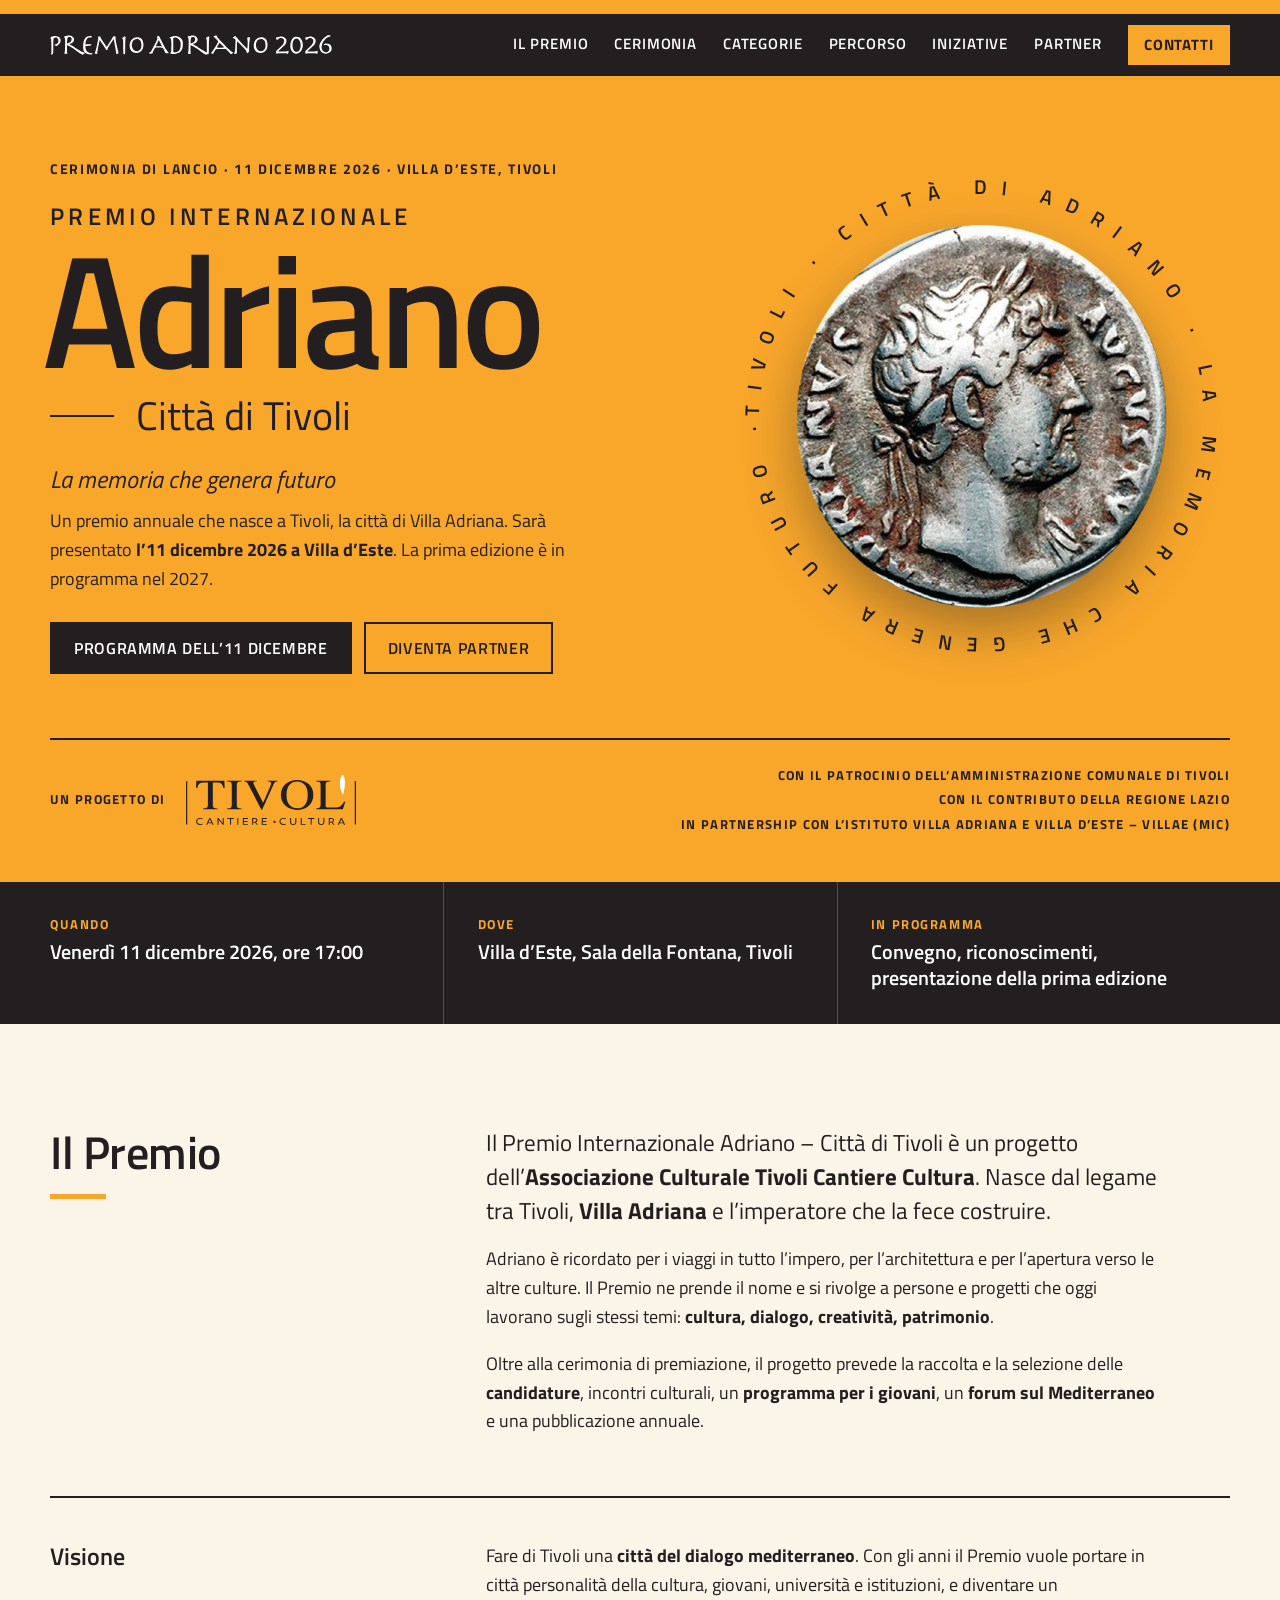
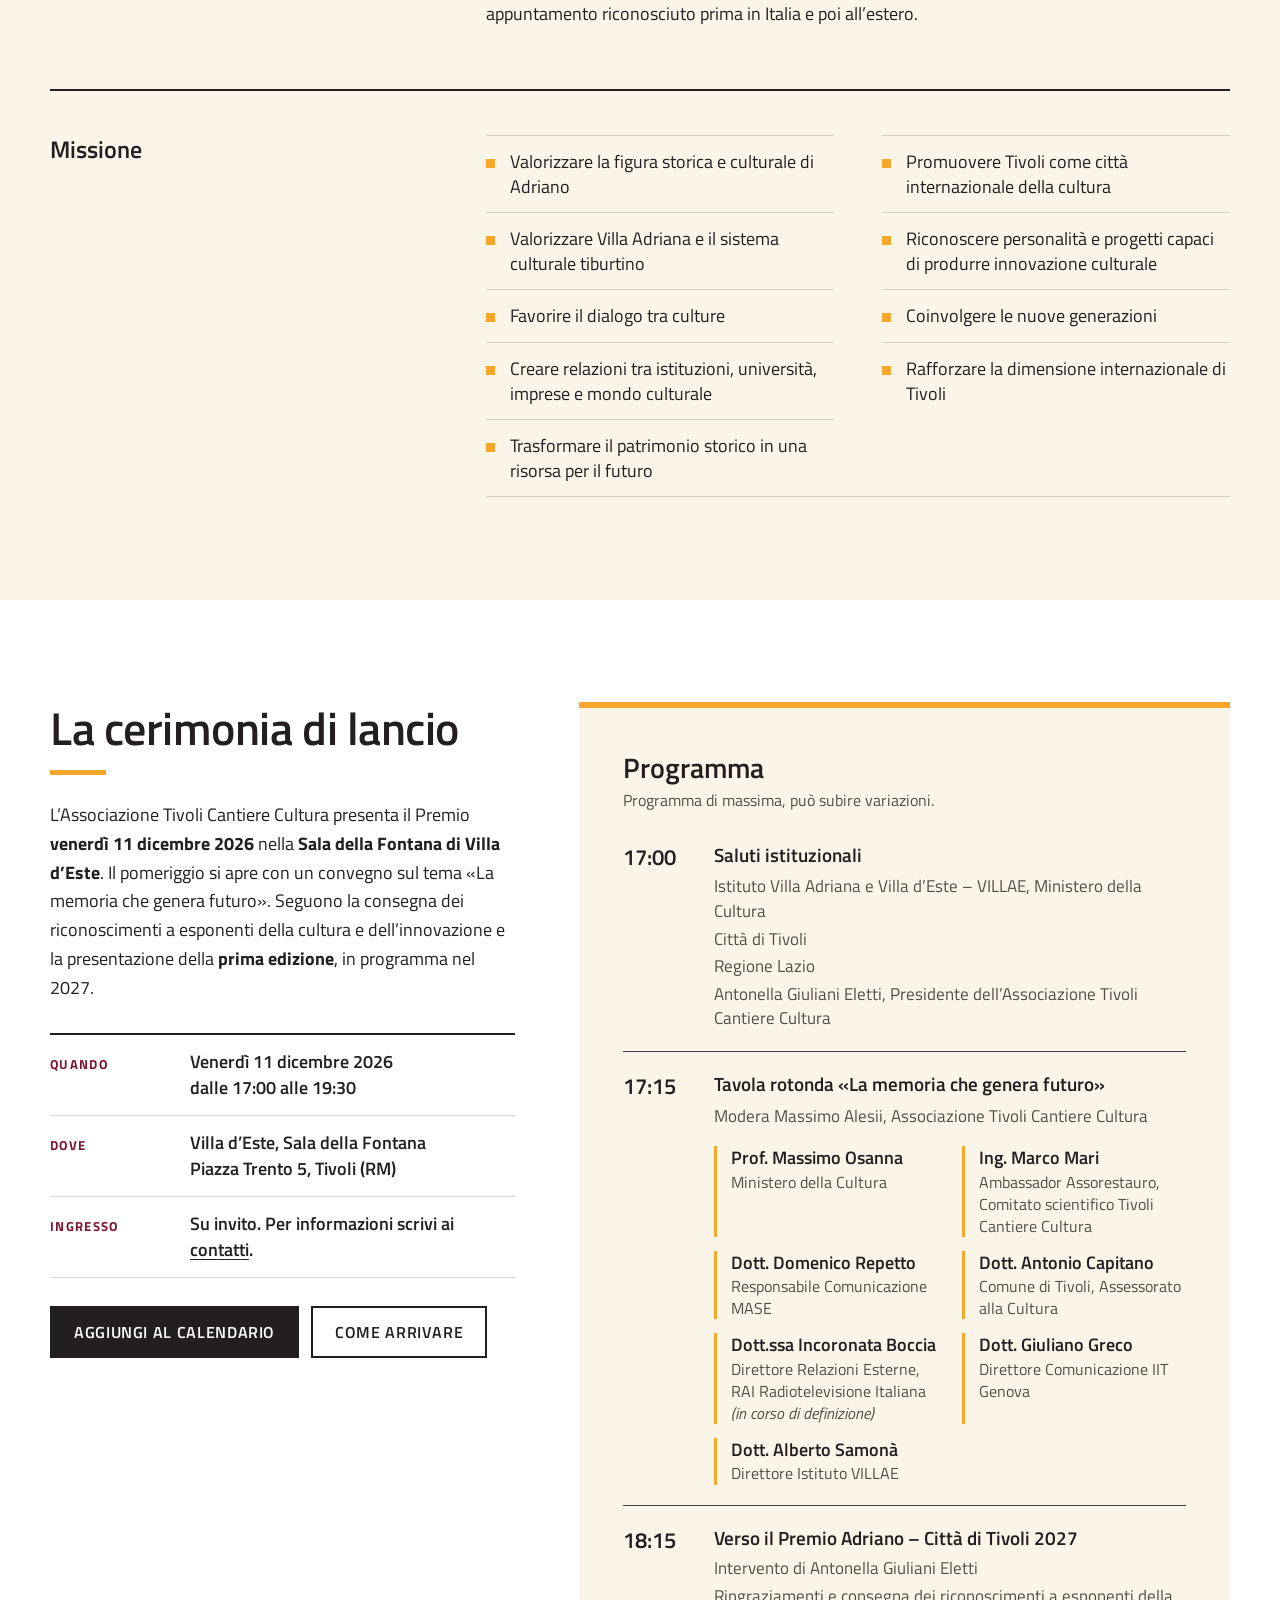
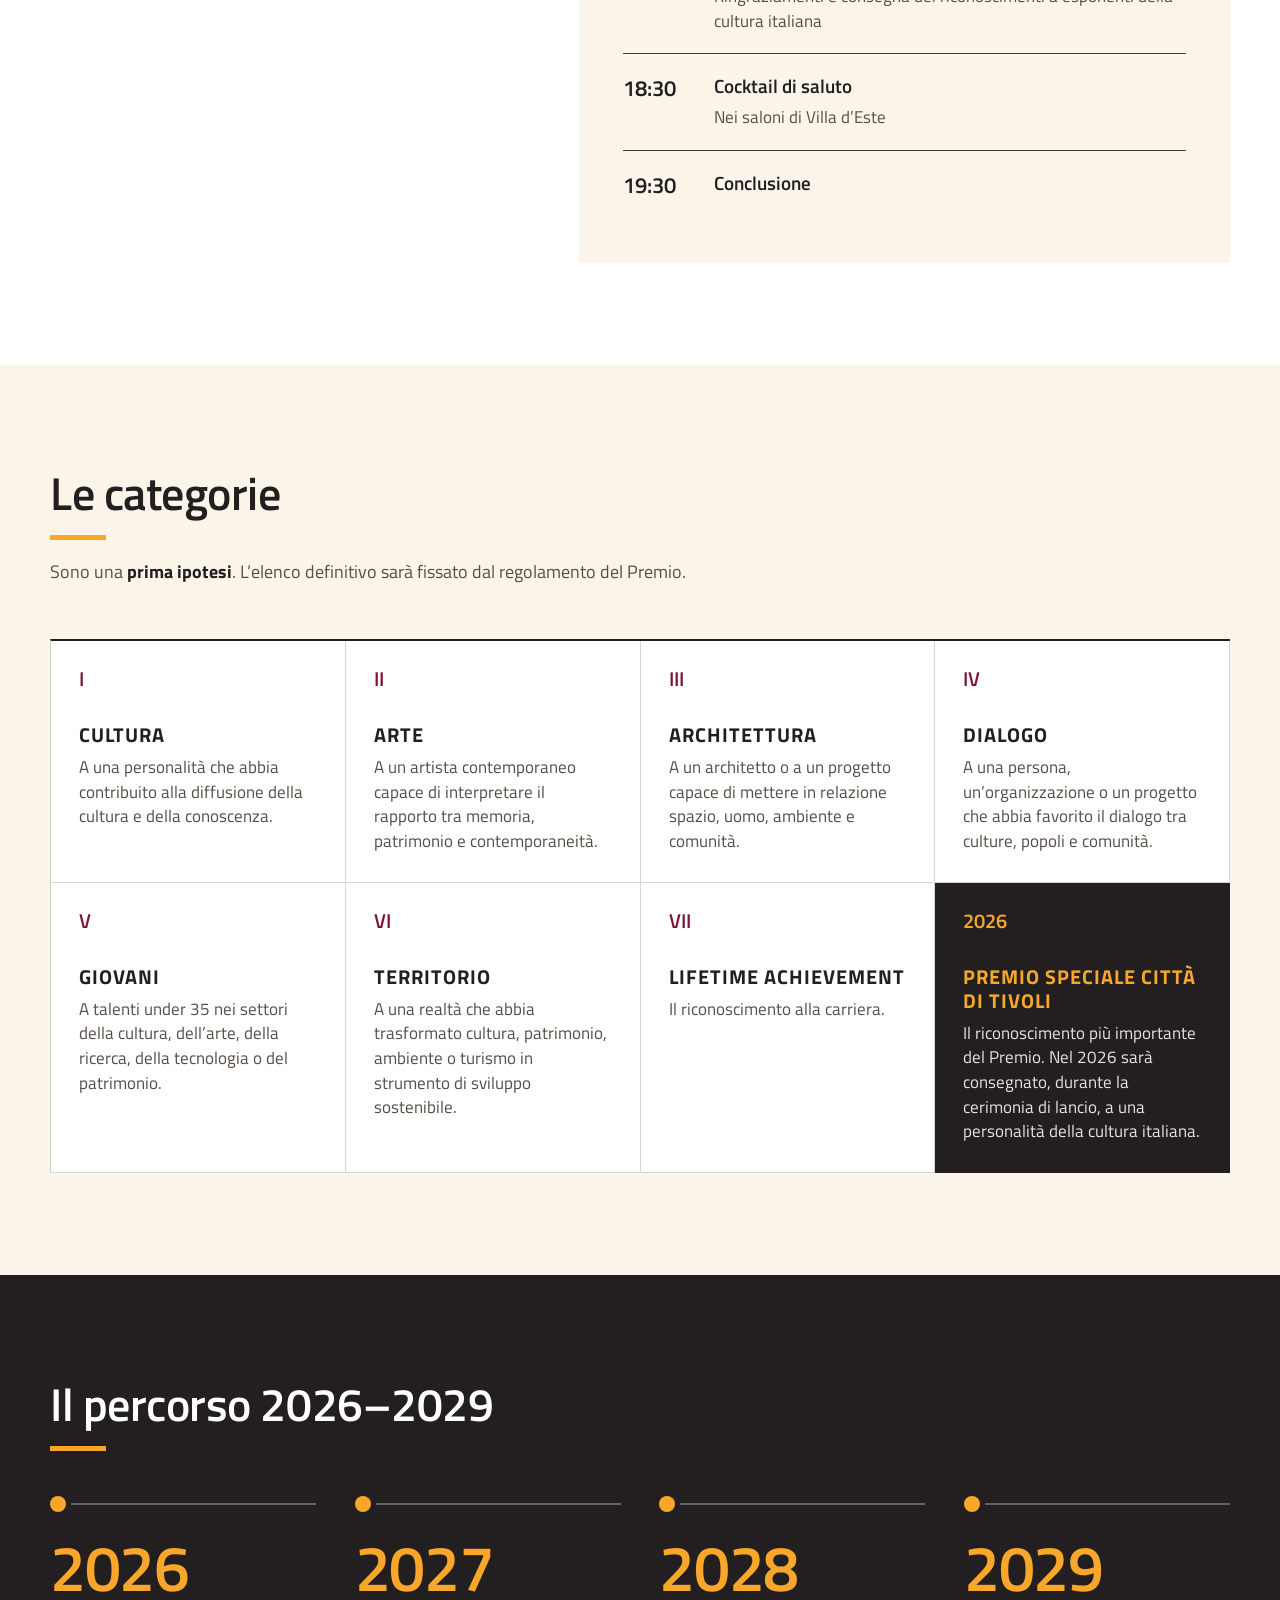
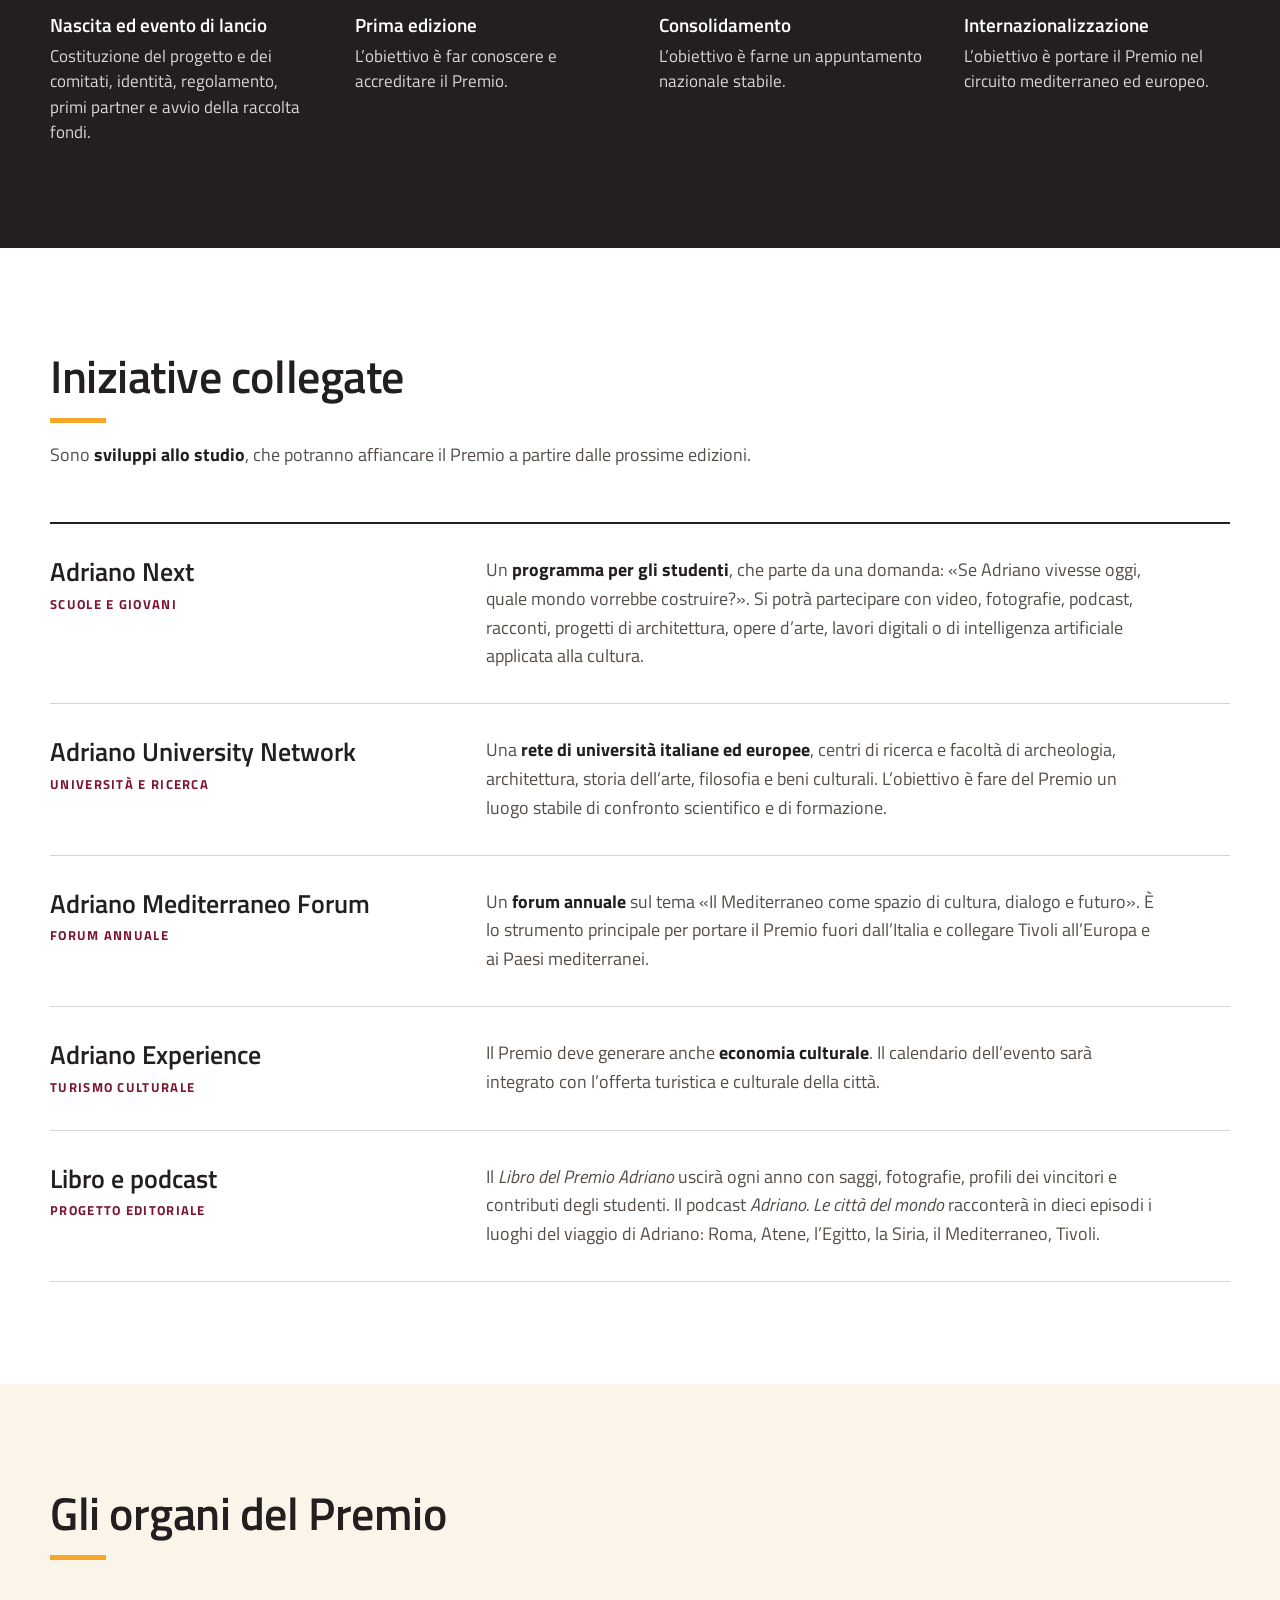
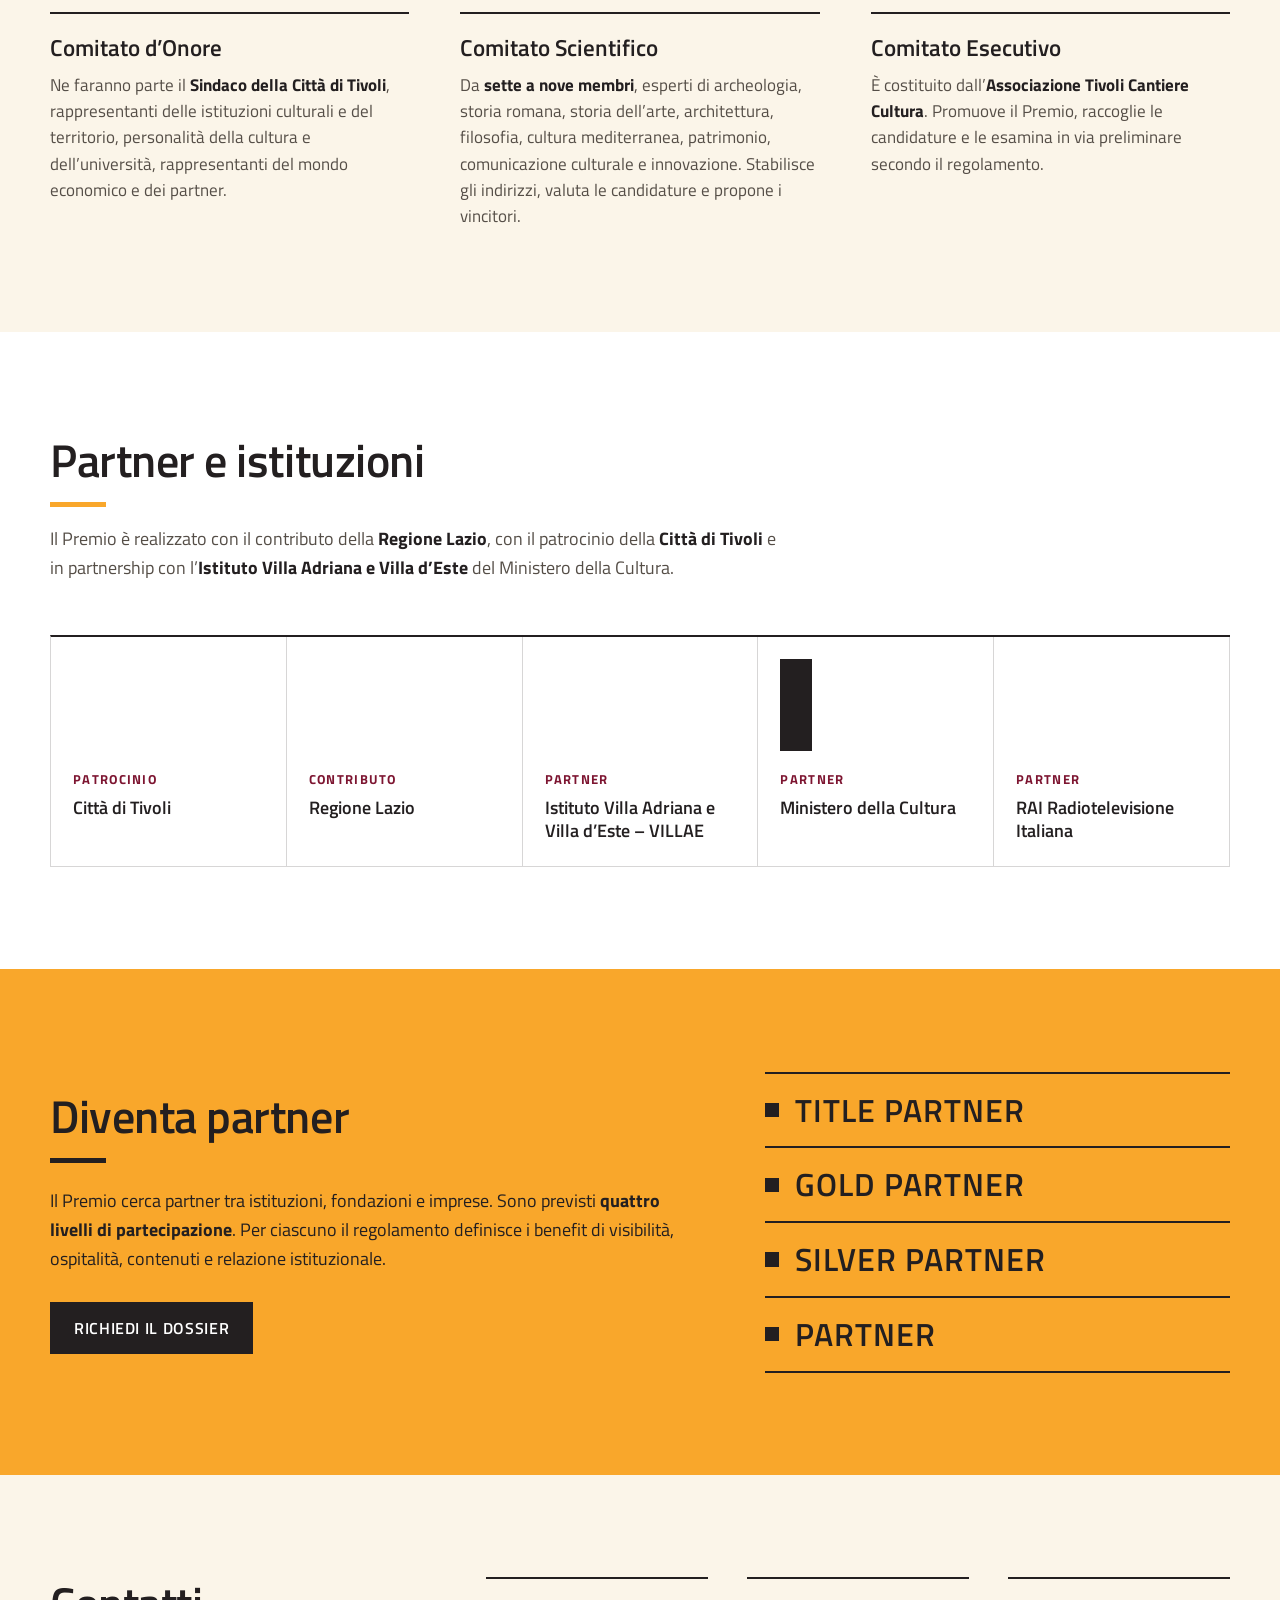
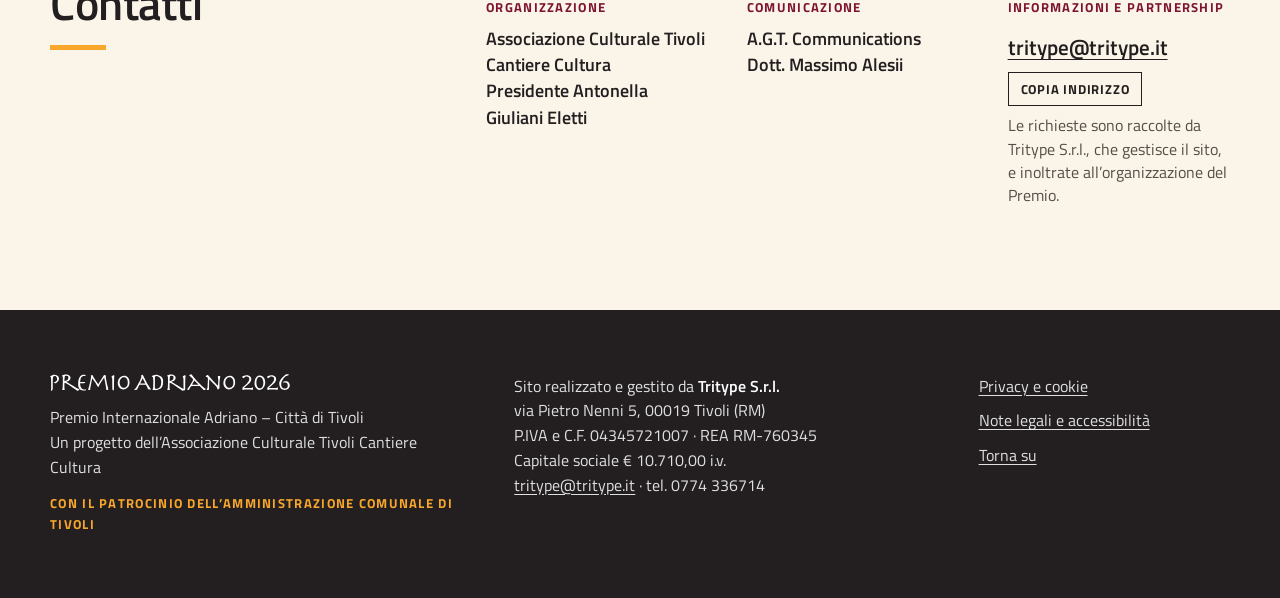
<file: index.html>
<!DOCTYPE html>
<html lang="it">
<head>
<meta charset="UTF-8">
<meta name="viewport" content="width=device-width, initial-scale=1">
<title>Premio Internazionale Adriano – Città di Tivoli</title>
<meta name="description" content="Il Premio Internazionale Adriano – Città di Tivoli sarà presentato l'11 dicembre 2026 a Villa d'Este. Programma della cerimonia, categorie, partner e contatti.">

<meta http-equiv="Content-Security-Policy" content="default-src 'none'; img-src 'self'; style-src 'self'; font-src 'self'; script-src 'self'; connect-src https://nurjufjhzkobqgreckkg.supabase.co; base-uri 'none'; form-action 'none'">
<meta name="referrer" content="strict-origin-when-cross-origin">

<meta property="og:type" content="website">
<meta property="og:locale" content="it_IT">
<meta property="og:title" content="Premio Internazionale Adriano – Città di Tivoli">
<meta property="og:description" content="La memoria che genera futuro. Cerimonia di lancio: 11 dicembre 2026, Villa d'Este, Tivoli.">
<meta property="og:url" content="https://premioadriano.it/">
<meta property="og:image" content="https://premioadriano.it/img/anteprima-1200x628.jpg">
<meta property="og:image:width" content="1200">
<meta property="og:image:height" content="628">
<meta name="twitter:card" content="summary_large_image">
<meta name="theme-color" content="#231F20">

<link rel="icon" type="image/png" sizes="32x32" href="img/icona-32.png">
<link rel="apple-touch-icon" href="img/icona-180.png">
<link rel="preload" href="fonts/titillium-web-latin-400-normal.woff2" as="font" type="font/woff2" crossorigin>
<link rel="preload" href="fonts/titillium-web-latin-600-normal.woff2" as="font" type="font/woff2" crossorigin>
<link rel="canonical" href="https://premioadriano.it/">
<link rel="stylesheet" href="css/stile.css">
<noscript><link rel="stylesheet" href="css/senza-js.css"></noscript>

<script type="application/ld+json">
{
  "@context": "https://schema.org",
  "@type": "Event",
  "name": "Premio Internazionale Adriano – Città di Tivoli. Cerimonia di lancio",
  "description": "Convegno «La memoria che genera futuro», consegna dei riconoscimenti e presentazione della prima edizione del Premio.",
  "startDate": "2026-12-11T17:00:00+01:00",
  "endDate": "2026-12-11T19:30:00+01:00",
  "eventStatus": "https://schema.org/EventScheduled",
  "eventAttendanceMode": "https://schema.org/OfflineEventAttendanceMode",
  "location": {
    "@type": "Place",
    "name": "Villa d'Este, Sala della Fontana",
    "address": {
      "@type": "PostalAddress",
      "streetAddress": "Piazza Trento 5",
      "postalCode": "00019",
      "addressLocality": "Tivoli",
      "addressRegion": "RM",
      "addressCountry": "IT"
    }
  },
  "organizer": {
    "@type": "Organization",
    "name": "Associazione Culturale Tivoli Cantiere Cultura"
  }
}
</script>
</head>
<body>

<a class="salta" href="#contenuto">Vai al contenuto</a>

<div class="bordo-alto" aria-hidden="true"></div>

<header class="fascia" id="top">
  <div class="contenitore fascia__interno">
    <a class="fascia__marchio" href="#top">
      <img src="img/titolo-premio-adriano-2026.svg" alt="Premio Adriano 2026" width="2370" height="173">
    </a>
    <button class="fascia__menu" type="button" aria-expanded="false" aria-controls="menu">
      <span class="fascia__menu-linee" aria-hidden="true"></span>
      <span class="solo-lettori">Menu</span>
    </button>
    <nav class="fascia__nav" id="menu" aria-label="Sezioni della pagina">
      <a href="#premio">Il Premio</a>
      <a href="#evento">Cerimonia</a>
      <a href="#categorie">Categorie</a>
      <a href="#percorso">Percorso</a>
      <a href="#iniziative">Iniziative</a>
      <a href="#partner">Partner</a>
      <a class="fascia__evidenza" href="#contatti">Contatti</a>
    </nav>
  </div>
</header>

<main id="contenuto">

<section class="apertura">
  <div class="contenitore apertura__griglia">

    <div class="apertura__testo">
      <p class="occhiello">Cerimonia di lancio · 11 dicembre 2026 · Villa d’Este, Tivoli</p>
      <h1 class="titolone">
        <span class="titolone__sopra">Premio Internazionale</span>
        <span class="titolone__nome">Adriano</span>
        <span class="titolone__sotto">Città di Tivoli</span>
      </h1>
      <p class="motto">La memoria che genera futuro</p>
      <p class="apertura__sommario">
        Un premio annuale che nasce a Tivoli, la città di Villa Adriana. Sarà presentato
        <strong>l’11 dicembre 2026 a Villa d’Este</strong>. La prima edizione è in programma nel 2027.
      </p>
      <div class="azioni">
        <a class="bottone" href="#evento">Programma dell’11 dicembre</a>
        <a class="bottone bottone--linea" href="#sostieni">Diventa partner</a>
      </div>
    </div>

    <div class="moneta">
      <svg class="moneta__legenda" viewBox="0 0 600 600" aria-hidden="true" focusable="false">
        <defs>
          <path id="giro" d="M300 300 m-268 0 a268 268 0 1 1 536 0 a268 268 0 1 1 -536 0"/>
        </defs>
        <text><textPath href="#giro" textLength="1672" lengthAdjust="spacing">TIVOLI · CITTÀ DI ADRIANO · LA MEMORIA CHE GENERA FUTURO ·</textPath></text>
      </svg>
      <img class="moneta__immagine" src="img/moneta-adriano.webp" width="508" height="508"
           alt="Moneta romana d’argento con il ritratto di profilo dell’imperatore Adriano">
    </div>

  </div>

  <div class="contenitore">
    <div class="firme">
      <div class="firme__progetto">
        <span class="firme__etichetta">Un progetto di</span>
        <img src="img/logo-tivoli-cantiere-cultura.svg" alt="Associazione Culturale Tivoli Cantiere Cultura" width="986" height="298">
      </div>
      <ul class="firme__istituzioni">
        <li>Con il patrocinio dell’Amministrazione Comunale di Tivoli</li>
        <li>Con il contributo della Regione Lazio</li>
        <li>In partnership con l’Istituto Villa Adriana e Villa d’Este – VILLAE (MiC)</li>
      </ul>
    </div>
  </div>
</section>

<section class="breve" aria-label="La cerimonia in breve">
  <div class="contenitore breve__griglia">
    <div>
      <span class="breve__etichetta">Quando</span>
      <span class="breve__valore"><time datetime="2026-12-11T17:00+01:00">Venerdì 11 dicembre 2026, ore 17:00</time></span>
    </div>
    <div>
      <span class="breve__etichetta">Dove</span>
      <span class="breve__valore">Villa d’Este, Sala della Fontana, Tivoli</span>
    </div>
    <div>
      <span class="breve__etichetta">In programma</span>
      <span class="breve__valore">Convegno, riconoscimenti, presentazione della prima edizione</span>
    </div>
  </div>
</section>

<section class="sezione sezione--avorio" id="premio">
  <div class="contenitore">
    <div class="due-colonne">
      <h2>Il Premio</h2>
      <div class="prosa">
        <p class="prosa__attacco">
          Il Premio Internazionale Adriano – Città di Tivoli è un progetto dell’<strong>Associazione Culturale
          Tivoli Cantiere Cultura</strong>. Nasce dal legame tra Tivoli, <strong>Villa Adriana</strong> e l’imperatore che la fece costruire.
        </p>
        <p>
          Adriano è ricordato per i viaggi in tutto l’impero, per l’architettura e per l’apertura verso le
          altre culture. Il Premio ne prende il nome e si rivolge a persone e progetti che oggi lavorano
          sugli stessi temi: <strong>cultura, dialogo, creatività, patrimonio</strong>.
        </p>
        <p>
          Oltre alla cerimonia di premiazione, il progetto prevede la raccolta e la selezione delle
          <strong>candidature</strong>, incontri culturali, un <strong>programma per i giovani</strong>, un <strong>forum sul Mediterraneo</strong>
          e una pubblicazione annuale.
        </p>
      </div>
    </div>

    <div class="due-colonne due-colonne--stacco">
      <h3 class="titoletto">Visione</h3>
      <div class="prosa">
        <p>
          Fare di Tivoli una <strong>città del dialogo mediterraneo</strong>. Con gli anni il Premio vuole portare in città
          personalità della cultura, giovani, università e istituzioni, e diventare un appuntamento
          riconosciuto prima in Italia e poi all’estero.
        </p>
      </div>
    </div>

    <div class="due-colonne due-colonne--stacco">
      <h3 class="titoletto">Missione</h3>
      <ul class="elenco">
        <li>Valorizzare la figura storica e culturale di Adriano</li>
        <li>Promuovere Tivoli come città internazionale della cultura</li>
        <li>Valorizzare Villa Adriana e il sistema culturale tiburtino</li>
        <li>Riconoscere personalità e progetti capaci di produrre innovazione culturale</li>
        <li>Favorire il dialogo tra culture</li>
        <li>Coinvolgere le nuove generazioni</li>
        <li>Creare relazioni tra istituzioni, università, imprese e mondo culturale</li>
        <li>Rafforzare la dimensione internazionale di Tivoli</li>
        <li>Trasformare il patrimonio storico in una risorsa per il futuro</li>
      </ul>
    </div>
  </div>
</section>

<section class="sezione sezione--bianco" id="evento">
  <div class="contenitore">
    <div class="due-colonne due-colonne--evento">

      <div class="evento__scheda">
        <h2>La cerimonia di lancio</h2>
        <div class="prosa">
          <p>
            L’Associazione Tivoli Cantiere Cultura presenta il Premio <strong>venerdì 11 dicembre 2026</strong> nella <strong>Sala
            della Fontana di Villa d’Este</strong>. Il pomeriggio si apre con un convegno sul tema «La memoria che
            genera futuro». Seguono la consegna dei riconoscimenti a esponenti della cultura e
            dell’innovazione e la presentazione della <strong>prima edizione</strong>, in programma nel 2027.
          </p>
        </div>

        <dl class="scheda">
          <div>
            <dt>Quando</dt>
            <dd><time datetime="2026-12-11T17:00+01:00">Venerdì 11 dicembre 2026</time><br>dalle 17:00 alle 19:30</dd>
          </div>
          <div>
            <dt>Dove</dt>
            <dd>Villa d’Este, Sala della Fontana<br>Piazza Trento 5, Tivoli (RM)</dd>
          </div>
          <div>
            <dt>Ingresso</dt>
            <dd>Su invito. Per informazioni scrivi ai <a href="#contatti">contatti</a>.</dd>
          </div>
        </dl>

        <div class="azioni">
          <a class="bottone" href="cerimonia-lancio-2026.ics" download data-conta="clic_calendario">Aggiungi al calendario</a>
          <a class="bottone bottone--linea" href="https://www.google.com/maps/search/?api=1&amp;query=Villa+d%27Este+Tivoli" target="_blank" rel="noopener noreferrer" data-conta="clic_mappa">Come arrivare</a>
        </div>
      </div>

      <div class="programma">
        <h3>Programma</h3>
        <p class="programma__nota">Programma di massima, può subire variazioni.</p>
        <ol class="programma__elenco">
          <li>
            <time datetime="17:00">17:00</time>
            <div>
              <h4>Saluti istituzionali</h4>
              <ul class="programma__voci">
                <li>Istituto Villa Adriana e Villa d’Este – VILLAE, Ministero della Cultura</li>
                <li>Città di Tivoli</li>
                <li>Regione Lazio</li>
                <li>Antonella Giuliani Eletti, Presidente dell’Associazione Tivoli Cantiere Cultura</li>
              </ul>
            </div>
          </li>
          <li>
            <time datetime="17:15">17:15</time>
            <div>
              <h4>Tavola rotonda «La memoria che genera futuro»</h4>
              <p class="programma__modera">Modera Massimo Alesii, Associazione Tivoli Cantiere Cultura</p>
              <ul class="relatori">
                <li><strong>Prof. Massimo Osanna</strong><span>Ministero della Cultura</span></li>
                <li><strong>Ing. Marco Mari</strong><span>Ambassador Assorestauro, Comitato scientifico Tivoli Cantiere Cultura</span></li>
                <li><strong>Dott. Domenico Repetto</strong><span>Responsabile Comunicazione MASE</span></li>
                <li><strong>Dott. Antonio Capitano</strong><span>Comune di Tivoli, Assessorato alla Cultura</span></li>
                <li><strong>Dott.ssa Incoronata Boccia</strong><span>Direttore Relazioni Esterne, RAI Radiotelevisione Italiana <em>(in corso di definizione)</em></span></li>
                <li><strong>Dott. Giuliano Greco</strong><span>Direttore Comunicazione IIT Genova</span></li>
                <li><strong>Dott. Alberto Samonà</strong><span>Direttore Istituto VILLAE</span></li>
              </ul>
            </div>
          </li>
          <li>
            <time datetime="18:15">18:15</time>
            <div>
              <h4>Verso il Premio Adriano – Città di Tivoli 2027</h4>
              <ul class="programma__voci">
                <li>Intervento di Antonella Giuliani Eletti</li>
                <li>Ringraziamenti e consegna dei riconoscimenti a esponenti della cultura italiana</li>
              </ul>
            </div>
          </li>
          <li>
            <time datetime="18:30">18:30</time>
            <div>
              <h4>Cocktail di saluto</h4>
              <ul class="programma__voci"><li>Nei saloni di Villa d’Este</li></ul>
            </div>
          </li>
          <li>
            <time datetime="19:30">19:30</time>
            <div><h4>Conclusione</h4></div>
          </li>
        </ol>
      </div>

    </div>
  </div>
</section>

<section class="sezione sezione--avorio" id="categorie">
  <div class="contenitore">
    <header class="intestazione">
      <h2>Le categorie</h2>
      <p>Sono una <strong>prima ipotesi</strong>. L’elenco definitivo sarà fissato dal regolamento del Premio.</p>
    </header>

    <ol class="categorie">
      <li>
        <span class="categorie__numero" aria-hidden="true">I</span>
        <h3>Cultura</h3>
        <p>A una personalità che abbia contribuito alla diffusione della cultura e della conoscenza.</p>
      </li>
      <li>
        <span class="categorie__numero" aria-hidden="true">II</span>
        <h3>Arte</h3>
        <p>A un artista contemporaneo capace di interpretare il rapporto tra memoria, patrimonio e contemporaneità.</p>
      </li>
      <li>
        <span class="categorie__numero" aria-hidden="true">III</span>
        <h3>Architettura</h3>
        <p>A un architetto o a un progetto capace di mettere in relazione spazio, uomo, ambiente e comunità.</p>
      </li>
      <li>
        <span class="categorie__numero" aria-hidden="true">IV</span>
        <h3>Dialogo</h3>
        <p>A una persona, un’organizzazione o un progetto che abbia favorito il dialogo tra culture, popoli e comunità.</p>
      </li>
      <li>
        <span class="categorie__numero" aria-hidden="true">V</span>
        <h3>Giovani</h3>
        <p>A talenti under 35 nei settori della cultura, dell’arte, della ricerca, della tecnologia o del patrimonio.</p>
      </li>
      <li>
        <span class="categorie__numero" aria-hidden="true">VI</span>
        <h3>Territorio</h3>
        <p>A una realtà che abbia trasformato cultura, patrimonio, ambiente o turismo in strumento di sviluppo sostenibile.</p>
      </li>
      <li>
        <span class="categorie__numero" aria-hidden="true">VII</span>
        <h3>Lifetime Achievement</h3>
        <p>Il riconoscimento alla carriera.</p>
      </li>
      <li class="categorie__speciale">
        <span class="categorie__numero" aria-hidden="true">2026</span>
        <h3>Premio speciale Città di Tivoli</h3>
        <p>Il riconoscimento più importante del Premio. Nel 2026 sarà consegnato, durante la cerimonia di lancio, a una personalità della cultura italiana.</p>
      </li>
    </ol>
  </div>
</section>

<section class="sezione sezione--nero" id="percorso">
  <div class="contenitore">
    <header class="intestazione">
      <h2>Il percorso 2026–2029</h2>
    </header>

    <ol class="percorso">
      <li>
        <span class="percorso__anno">2026</span>
        <h3>Nascita ed evento di lancio</h3>
        <p>Costituzione del progetto e dei comitati, identità, regolamento, primi partner e avvio della raccolta fondi.</p>
      </li>
      <li>
        <span class="percorso__anno">2027</span>
        <h3>Prima edizione</h3>
        <p>L’obiettivo è far conoscere e accreditare il Premio.</p>
      </li>
      <li>
        <span class="percorso__anno">2028</span>
        <h3>Consolidamento</h3>
        <p>L’obiettivo è farne un appuntamento nazionale stabile.</p>
      </li>
      <li>
        <span class="percorso__anno">2029</span>
        <h3>Internazionalizzazione</h3>
        <p>L’obiettivo è portare il Premio nel circuito mediterraneo ed europeo.</p>
      </li>
    </ol>
  </div>
</section>

<section class="sezione sezione--bianco" id="iniziative">
  <div class="contenitore">
    <header class="intestazione">
      <h2>Iniziative collegate</h2>
      <p>Sono <strong>sviluppi allo studio</strong>, che potranno affiancare il Premio a partire dalle prossime edizioni.</p>
    </header>

    <ul class="iniziative">
      <li>
        <div class="iniziative__nome">
          <h3>Adriano Next</h3>
          <span>Scuole e giovani</span>
        </div>
        <div class="iniziative__testo">
          <p>Un <strong>programma per gli studenti</strong>, che parte da una domanda: «Se Adriano vivesse oggi, quale mondo vorrebbe costruire?». Si potrà partecipare con video, fotografie, podcast, racconti, progetti di architettura, opere d’arte, lavori digitali o di intelligenza artificiale applicata alla cultura.</p>
        </div>
      </li>
      <li>
        <div class="iniziative__nome">
          <h3>Adriano University Network</h3>
          <span>Università e ricerca</span>
        </div>
        <div class="iniziative__testo">
          <p>Una <strong>rete di università italiane ed europee</strong>, centri di ricerca e facoltà di archeologia, architettura, storia dell’arte, filosofia e beni culturali. L’obiettivo è fare del Premio un luogo stabile di confronto scientifico e di formazione.</p>
        </div>
      </li>
      <li>
        <div class="iniziative__nome">
          <h3>Adriano Mediterraneo Forum</h3>
          <span>Forum annuale</span>
        </div>
        <div class="iniziative__testo">
          <p>Un <strong>forum annuale</strong> sul tema «Il Mediterraneo come spazio di cultura, dialogo e futuro». È lo strumento principale per portare il Premio fuori dall’Italia e collegare Tivoli all’Europa e ai Paesi mediterranei.</p>
        </div>
      </li>
      <li>
        <div class="iniziative__nome">
          <h3>Adriano Experience</h3>
          <span>Turismo culturale</span>
        </div>
        <div class="iniziative__testo">
          <p>Il Premio deve generare anche <strong>economia culturale</strong>. Il calendario dell’evento sarà integrato con l’offerta turistica e culturale della città.</p>
        </div>
      </li>
      <li>
        <div class="iniziative__nome">
          <h3>Libro e podcast</h3>
          <span>Progetto editoriale</span>
        </div>
        <div class="iniziative__testo">
          <p>Il <em>Libro del Premio Adriano</em> uscirà ogni anno con saggi, fotografie, profili dei vincitori e contributi degli studenti. Il podcast <em>Adriano. Le città del mondo</em> racconterà in dieci episodi i luoghi del viaggio di Adriano: Roma, Atene, l’Egitto, la Siria, il Mediterraneo, Tivoli.</p>
        </div>
      </li>
    </ul>
  </div>
</section>

<section class="sezione sezione--avorio" id="organi">
  <div class="contenitore">
    <header class="intestazione">
      <h2>Gli organi del Premio</h2>
    </header>

    <div class="organi">
      <article>
        <h3>Comitato d’Onore</h3>
        <p>Ne faranno parte il <strong>Sindaco della Città di Tivoli</strong>, rappresentanti delle istituzioni culturali e del territorio, personalità della cultura e dell’università, rappresentanti del mondo economico e dei partner.</p>
      </article>
      <article>
        <h3>Comitato Scientifico</h3>
        <p>Da <strong>sette a nove membri</strong>, esperti di archeologia, storia romana, storia dell’arte, architettura, filosofia, cultura mediterranea, patrimonio, comunicazione culturale e innovazione. Stabilisce gli indirizzi, valuta le candidature e propone i vincitori.</p>
      </article>
      <article>
        <h3>Comitato Esecutivo</h3>
        <p>È costituito dall’<strong>Associazione Tivoli Cantiere Cultura</strong>. Promuove il Premio, raccoglie le candidature e le esamina in via preliminare secondo il regolamento.</p>
      </article>
    </div>
  </div>
</section>

<section class="sezione sezione--bianco" id="partner">
  <div class="contenitore">
    <header class="intestazione">
      <h2>Partner e istituzioni</h2>
      <p>
        Il Premio è realizzato con il contributo della <strong>Regione Lazio</strong>, con il patrocinio della <strong>Città di Tivoli</strong>
        e in partnership con l’<strong>Istituto Villa Adriana e Villa d’Este</strong> del Ministero della Cultura.
      </p>
    </header>

    <ul class="partner">
      <li>
        <div class="partner__logo"><img src="img/partner/citta-di-tivoli-stemma.png" alt="Stemma della Città di Tivoli" width="225" height="320" loading="lazy"></div>
        <span class="partner__ruolo">Patrocinio</span><strong>Città di Tivoli</strong>
      </li>
      <li>
        <div class="partner__logo"><img src="img/partner/regione-lazio.png" alt="Logo della Regione Lazio" width="600" height="152" loading="lazy"></div>
        <span class="partner__ruolo">Contributo</span><strong>Regione Lazio</strong>
      </li>
      <li>
        <div class="partner__logo"><img src="img/partner/istituto-villae.svg" alt="Logo dell’Istituto Villa Adriana e Villa d’Este – VILLAE" width="806" height="339" loading="lazy"></div>
        <span class="partner__ruolo">Partner</span><strong>Istituto Villa Adriana e Villa d’Este – VILLAE</strong>
      </li>
      <li>
        <div class="partner__logo partner__logo--scuro"><img src="img/partner/ministero-della-cultura-bianco.png" alt="Logo del Ministero della Cultura" width="576" height="187" loading="lazy"></div>
        <span class="partner__ruolo">Partner</span><strong>Ministero della Cultura</strong>
      </li>
      <li>
        <div class="partner__logo"><img src="img/partner/rai-logo.png" alt="Logo Rai" width="302" height="302" loading="lazy"></div>
        <span class="partner__ruolo">Partner</span><strong>RAI Radiotelevisione Italiana</strong>
      </li>
    </ul>
  </div>
</section>

<section class="sezione sezione--ambra" id="sostieni">
  <div class="contenitore due-colonne due-colonne--sostieni">
    <div>
      <h2>Diventa partner</h2>
      <div class="prosa">
        <p>
          Il Premio cerca partner tra istituzioni, fondazioni e imprese. Sono previsti <strong>quattro livelli di
          partecipazione</strong>. Per ciascuno il regolamento definisce i benefit di visibilità, ospitalità,
          contenuti e relazione istituzionale.
        </p>
      </div>
      <div class="azioni">
        <a class="bottone" href="mailto:tritype@tritype.it?subject=Premio%20Adriano%20%E2%80%93%20richiesta%20dossier%20partner" data-conta="clic_dossier">Richiedi il dossier</a>
      </div>
    </div>

    <ul class="livelli" aria-label="Livelli di partnership">
      <li><span>Title Partner</span></li>
      <li><span>Gold Partner</span></li>
      <li><span>Silver Partner</span></li>
      <li><span>Partner</span></li>
    </ul>
  </div>
</section>

<section class="sezione sezione--avorio" id="contatti">
  <div class="contenitore due-colonne due-colonne--contatti">
    <div>
      <h2>Contatti</h2>
      <img class="contatti__logo" src="img/logo-tivoli-cantiere-cultura-chiaro.svg" alt="Tivoli Cantiere Cultura" width="986" height="298" loading="lazy">
    </div>

    <div class="contatti">
      <div>
        <h3>Organizzazione</h3>
        <p>Associazione Culturale Tivoli Cantiere Cultura<br>Presidente Antonella Giuliani Eletti</p>
      </div>
      <div>
        <h3>Comunicazione</h3>
        <p>A.G.T. Communications<br>Dott. Massimo Alesii</p>
      </div>
      <div>
        <h3>Informazioni e partnership</h3>
        <p class="contatti__email">
          <a href="mailto:tritype@tritype.it?subject=Premio%20Adriano%20%E2%80%93%20richiesta%20informazioni" data-conta="clic_email">tritype@tritype.it</a>
          <button class="copia" type="button" data-copia="tritype@tritype.it" data-conta="clic_email">Copia indirizzo</button>
        </p>
        <p class="contatti__nota">Le richieste sono raccolte da Tritype S.r.l., che gestisce il sito, e inoltrate all’organizzazione del Premio.</p>
      </div>
    </div>
  </div>
</section>

</main>

<footer class="piede">
  <div class="contenitore piede__griglia">
    <div>
      <img class="piede__titolo" src="img/titolo-premio-adriano-2026.svg" alt="Premio Adriano 2026" width="2370" height="173" loading="lazy">
      <p>Premio Internazionale Adriano – Città di Tivoli<br>Un progetto dell’Associazione Culturale Tivoli Cantiere Cultura</p>
      <p class="piede__maiuscolo">Con il patrocinio dell’Amministrazione Comunale di Tivoli</p>
    </div>
    <div>
      <p>
        Sito realizzato e gestito da <strong>Tritype S.r.l.</strong><br>
        via Pietro Nenni 5, 00019 Tivoli (RM)<br>
        P.IVA e C.F. 04345721007 · REA RM-760345<br>
        Capitale sociale € 10.710,00 i.v.<br>
        <a href="mailto:tritype@tritype.it" data-conta="clic_email">tritype@tritype.it</a> · tel. 0774 336714
      </p>
    </div>
    <nav class="piede__collegamenti" aria-label="Informazioni legali">
      <a href="privacy.html">Privacy e cookie</a>
      <a href="note-legali.html">Note legali e accessibilità</a>
      <a href="#top">Torna su</a>
    </nav>
  </div>
</footer>

<script src="js/app.js" defer></script>
<script src="js/conta.js" data-pagina="home" defer></script>
</body>
</html>
</file>
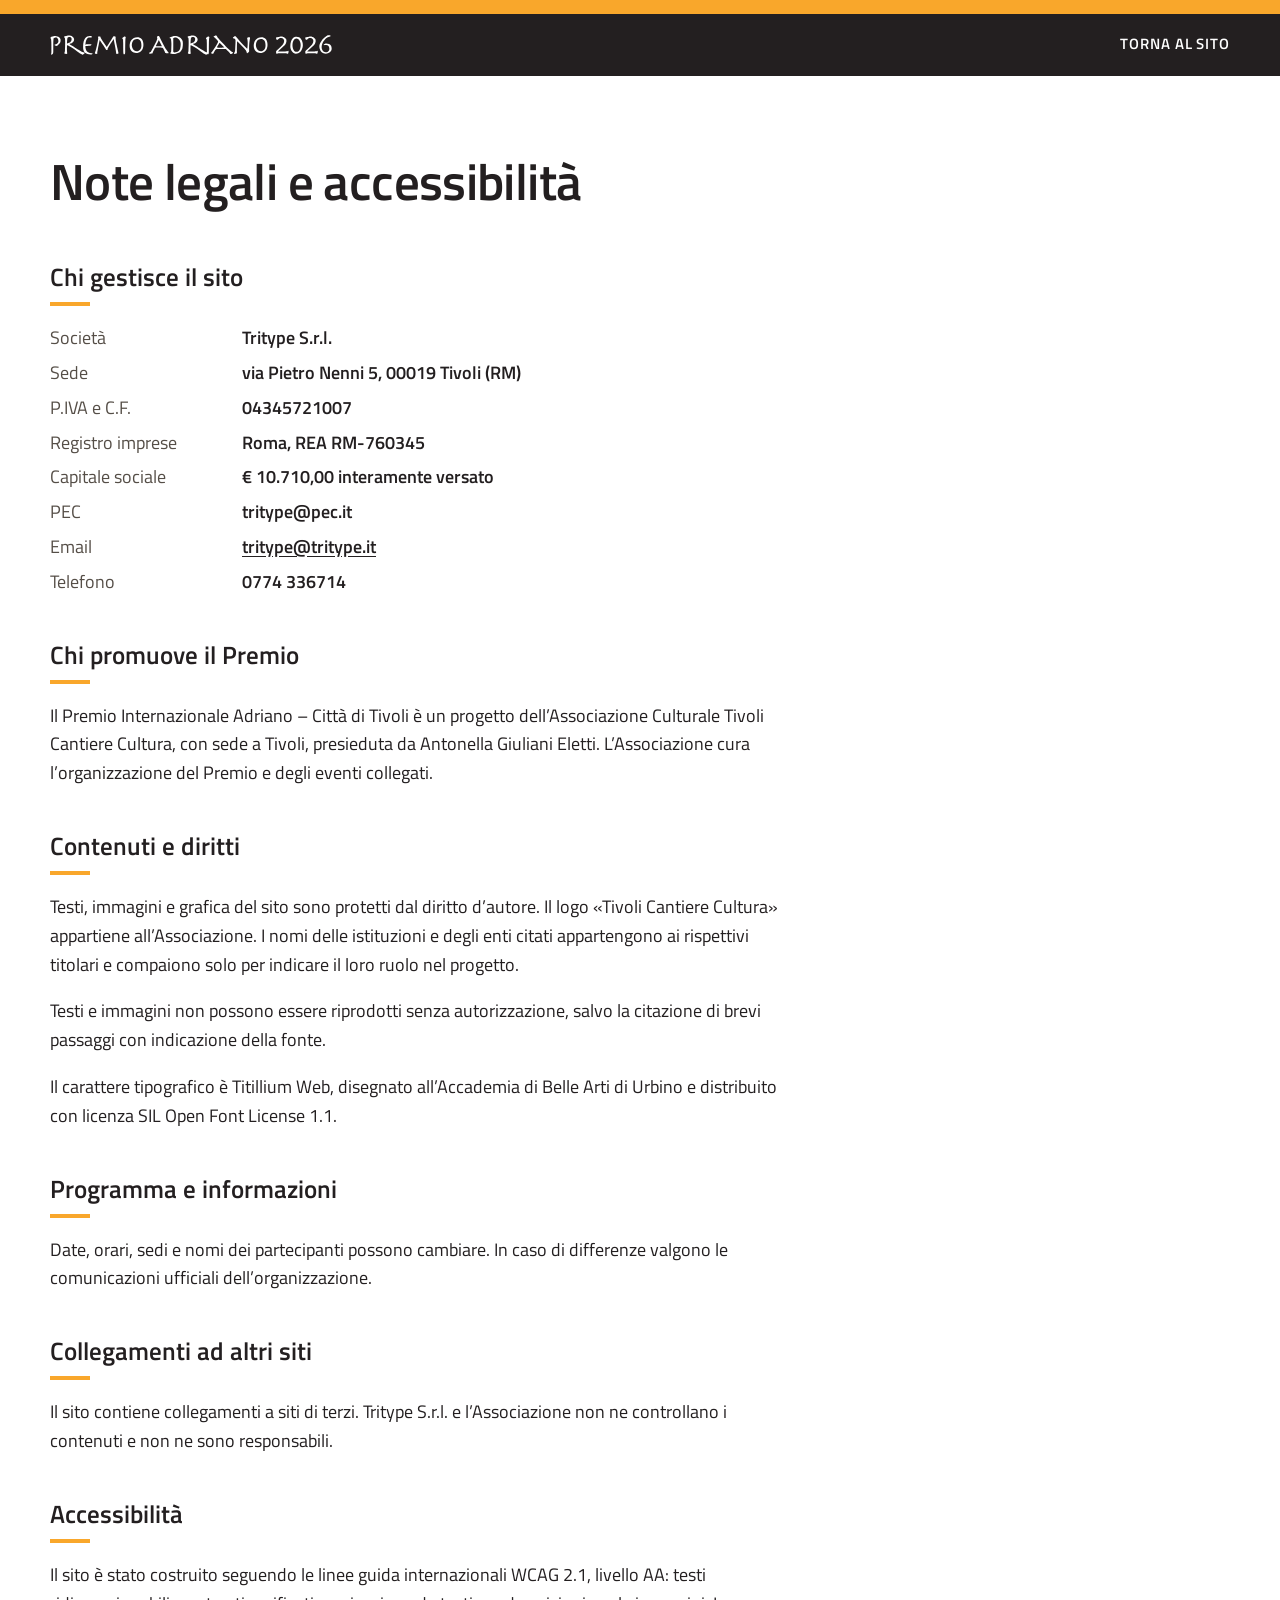
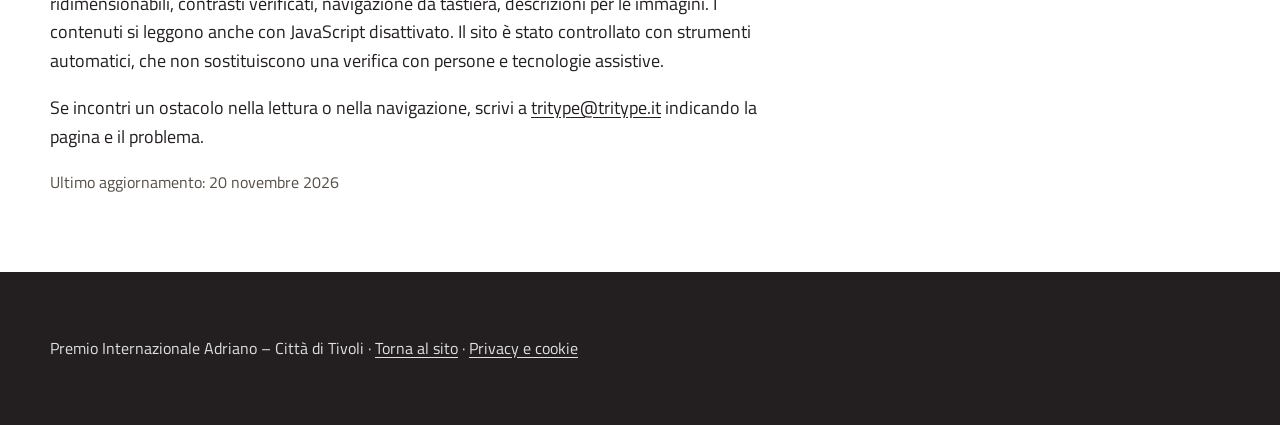
<file: note-legali.html>
<!DOCTYPE html>
<html lang="it">
<head>
<meta charset="UTF-8">
<meta name="viewport" content="width=device-width, initial-scale=1">
<title>Note legali e accessibilità | Premio Internazionale Adriano – Città di Tivoli</title>
<meta name="description" content="Chi gestisce il sito del Premio Internazionale Adriano – Città di Tivoli, diritti sui contenuti e accessibilità.">
<meta http-equiv="Content-Security-Policy" content="default-src 'none'; img-src 'self'; style-src 'self'; font-src 'self'; script-src 'self'; connect-src https://nurjufjhzkobqgreckkg.supabase.co; base-uri 'none'; form-action 'none'">
<meta name="referrer" content="strict-origin-when-cross-origin">
<meta name="theme-color" content="#231F20">
<link rel="icon" type="image/png" sizes="32x32" href="img/icona-32.png">
<link rel="canonical" href="https://premioadriano.it/note-legali.html">
<link rel="stylesheet" href="css/stile.css">
</head>
<body>

<a class="salta" href="#contenuto">Vai al contenuto</a>
<div class="bordo-alto" aria-hidden="true"></div>
<header class="fascia">
  <div class="contenitore fascia__interno">
    <a class="fascia__marchio" href="index.html">
      <img src="img/titolo-premio-adriano-2026.svg" alt="Premio Adriano 2026, torna alla pagina principale" width="2370" height="173">
    </a>
    <nav class="fascia__nav fascia__nav--semplice" aria-label="Navigazione">
      <a href="index.html">Torna al sito</a>
    </nav>
  </div>
</header>

<main class="pagina" id="contenuto">
  <div class="contenitore">
    <h1>Note legali e accessibilità</h1>

    <div class="pagina__corpo">

      <h2>Chi gestisce il sito</h2>
      <dl>
        <dt>Società</dt><dd>Tritype S.r.l.</dd>
        <dt>Sede</dt><dd>via Pietro Nenni 5, 00019 Tivoli (RM)</dd>
        <dt>P.IVA e C.F.</dt><dd>04345721007</dd>
        <dt>Registro imprese</dt><dd>Roma, REA RM-760345</dd>
        <dt>Capitale sociale</dt><dd>€ 10.710,00 interamente versato</dd>
        <dt>PEC</dt><dd>tritype@pec.it</dd>
        <dt>Email</dt><dd><a href="mailto:tritype@tritype.it">tritype@tritype.it</a></dd>
        <dt>Telefono</dt><dd>0774 336714</dd>
      </dl>

      <h2>Chi promuove il Premio</h2>
      <p>
        Il Premio Internazionale Adriano – Città di Tivoli è un progetto dell’Associazione Culturale
        Tivoli Cantiere Cultura, con sede a Tivoli, presieduta da Antonella Giuliani Eletti.
        L’Associazione cura l’organizzazione del Premio e degli eventi collegati.
      </p>

      <h2>Contenuti e diritti</h2>
      <p>
        Testi, immagini e grafica del sito sono protetti dal diritto d’autore. Il logo «Tivoli Cantiere
        Cultura» appartiene all’Associazione. I nomi delle istituzioni e degli enti citati appartengono
        ai rispettivi titolari e compaiono solo per indicare il loro ruolo nel progetto.
      </p>
      <p>
        Testi e immagini non possono essere riprodotti senza autorizzazione, salvo la citazione di brevi
        passaggi con indicazione della fonte.
      </p>
      <p>
        Il carattere tipografico è Titillium Web, disegnato all’Accademia di Belle Arti di Urbino e
        distribuito con licenza SIL Open Font License 1.1.
      </p>

      <h2>Programma e informazioni</h2>
      <p>
        Date, orari, sedi e nomi dei partecipanti possono cambiare. In caso di differenze valgono le
        comunicazioni ufficiali dell’organizzazione.
      </p>

      <h2>Collegamenti ad altri siti</h2>
      <p>
        Il sito contiene collegamenti a siti di terzi. Tritype S.r.l. e l’Associazione non ne controllano
        i contenuti e non ne sono responsabili.
      </p>

      <h2>Accessibilità</h2>
      <p>
        Il sito è stato costruito seguendo le linee guida internazionali WCAG 2.1, livello AA: testi
        ridimensionabili, contrasti verificati, navigazione da tastiera, descrizioni per le immagini.
        I contenuti si leggono anche con JavaScript disattivato. Il sito è stato controllato con
        strumenti automatici, che non sostituiscono una verifica con persone e tecnologie assistive.
      </p>
      <p>
        Se incontri un ostacolo nella lettura o nella navigazione, scrivi a
        <a href="mailto:tritype@tritype.it">tritype@tritype.it</a> indicando la pagina e il problema.
      </p>

      <p class="pagina__nota">Ultimo aggiornamento: 20 novembre 2026</p>
    </div>
  </div>
</main>

<footer class="piede piede--semplice">
  <div class="contenitore">
    <p>Premio Internazionale Adriano – Città di Tivoli · <a href="index.html">Torna al sito</a> · <a href="privacy.html">Privacy e cookie</a></p>
  </div>
</footer>

<script src="js/conta.js" data-pagina="note" defer></script>
</body>
</html>
</file>
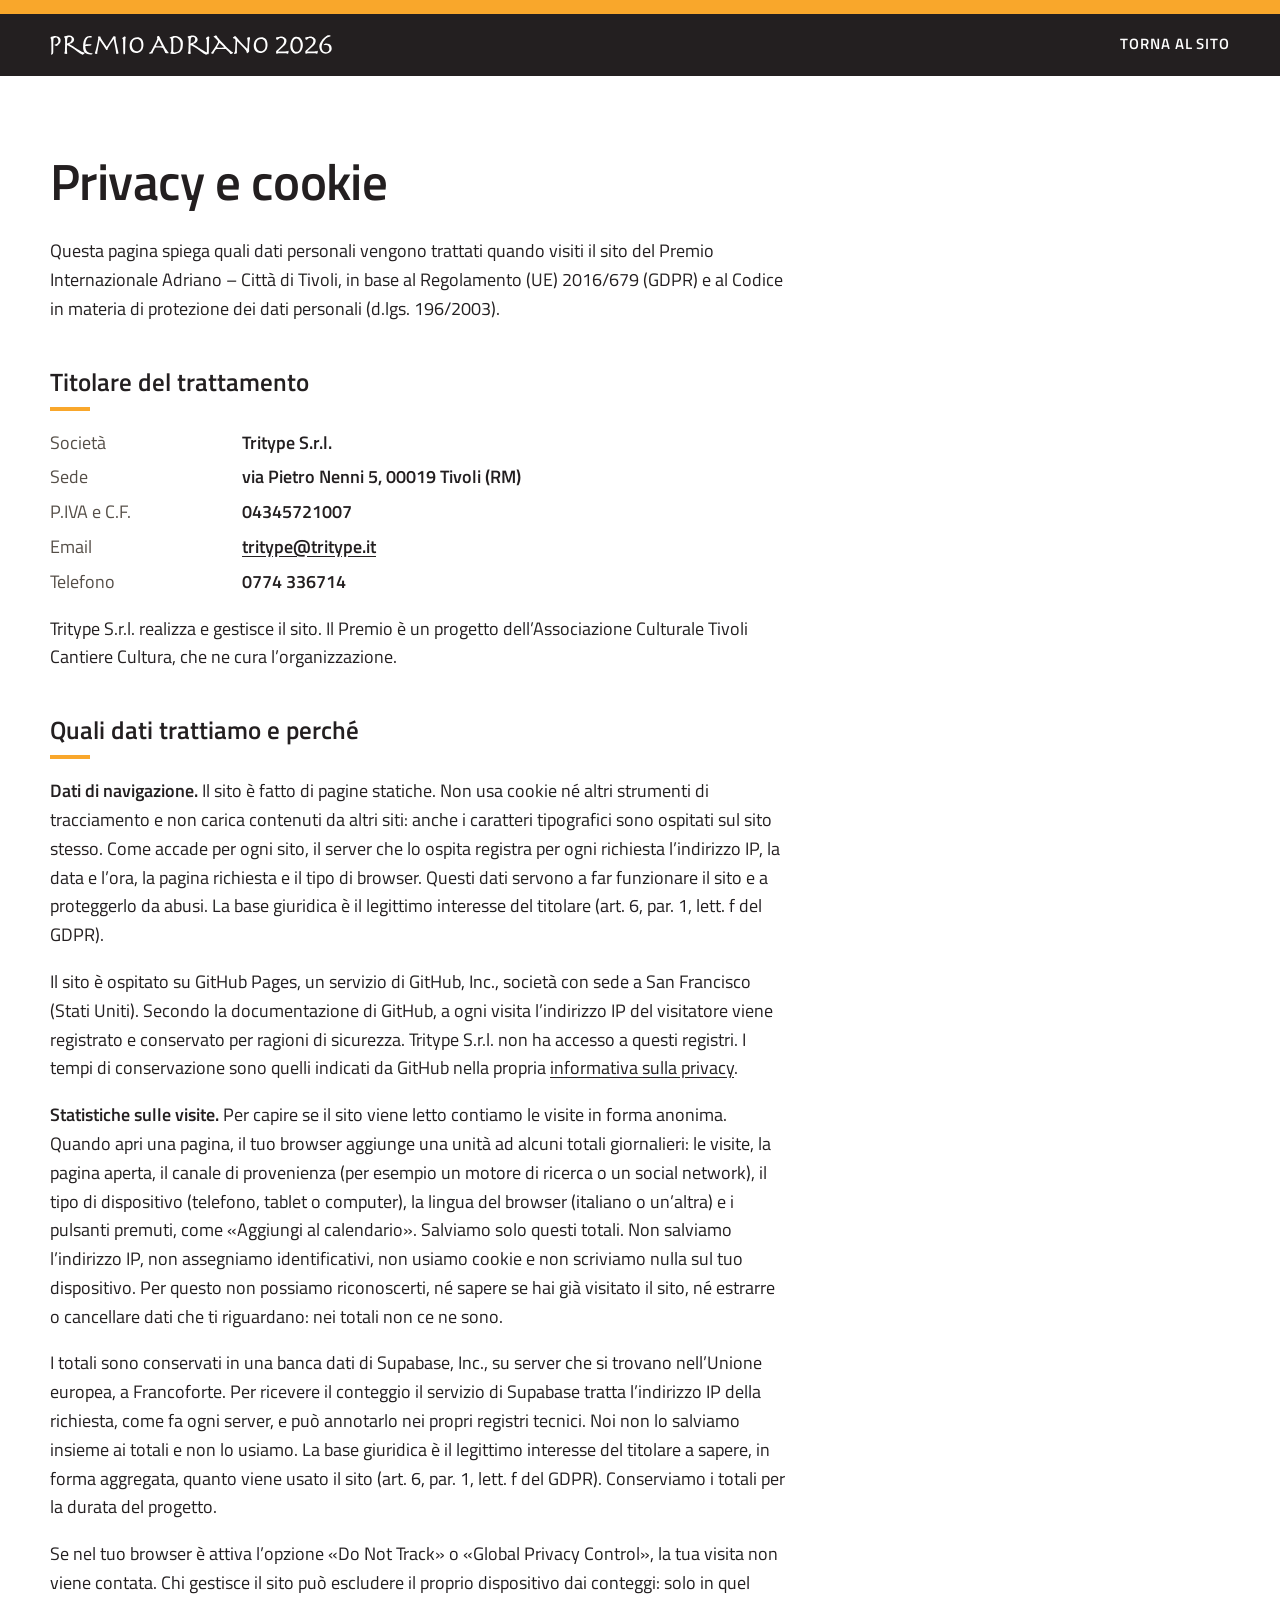
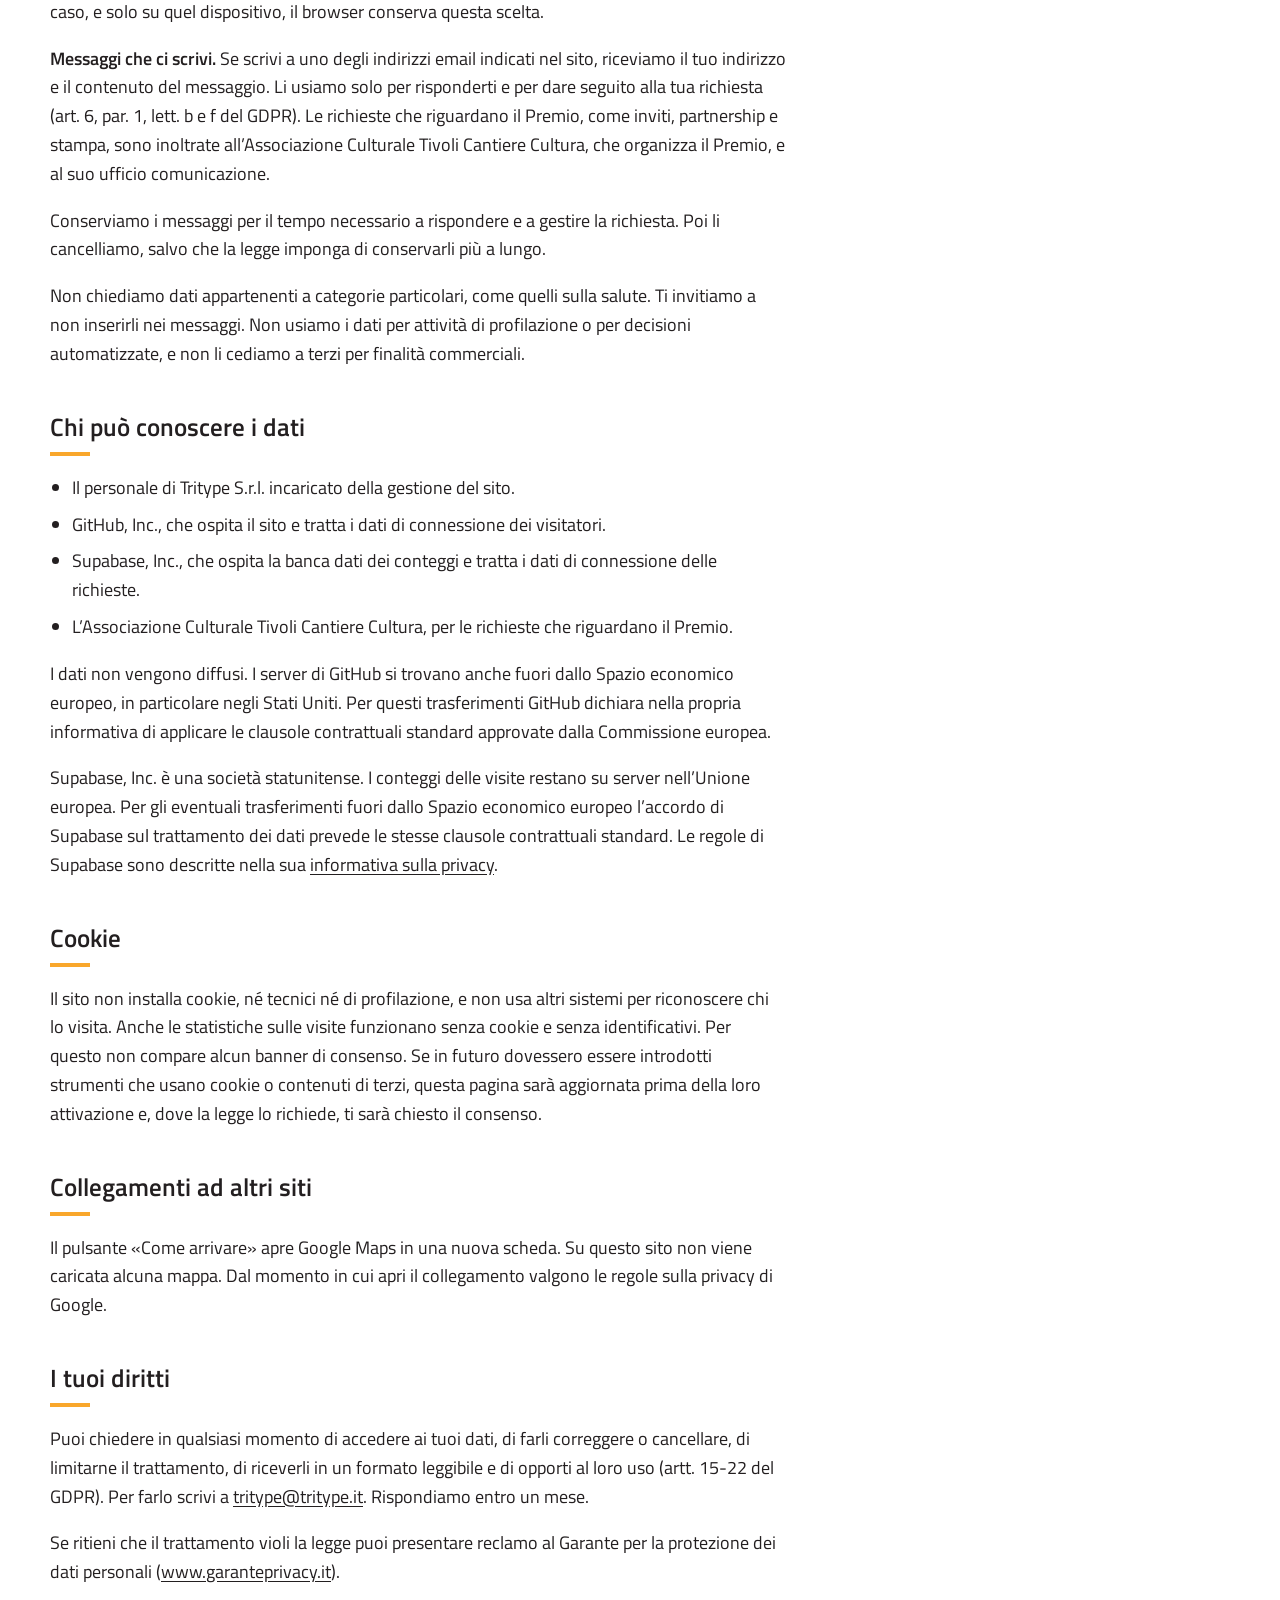
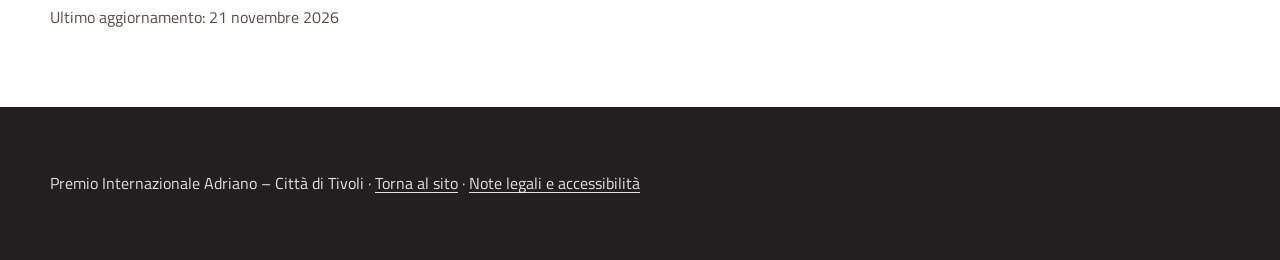
<file: privacy.html>
<!DOCTYPE html>
<html lang="it">
<head>
<meta charset="UTF-8">
<meta name="viewport" content="width=device-width, initial-scale=1">
<title>Privacy e cookie | Premio Internazionale Adriano – Città di Tivoli</title>
<meta name="description" content="Come vengono trattati i dati di chi visita il sito del Premio Internazionale Adriano – Città di Tivoli. Titolare del trattamento: Tritype S.r.l.">
<meta http-equiv="Content-Security-Policy" content="default-src 'none'; img-src 'self'; style-src 'self'; font-src 'self'; script-src 'self'; connect-src https://nurjufjhzkobqgreckkg.supabase.co; base-uri 'none'; form-action 'none'">
<meta name="referrer" content="strict-origin-when-cross-origin">
<meta name="theme-color" content="#231F20">
<link rel="icon" type="image/png" sizes="32x32" href="img/icona-32.png">
<link rel="canonical" href="https://premioadriano.it/privacy.html">
<link rel="stylesheet" href="css/stile.css">
</head>
<body>

<a class="salta" href="#contenuto">Vai al contenuto</a>
<div class="bordo-alto" aria-hidden="true"></div>
<header class="fascia">
  <div class="contenitore fascia__interno">
    <a class="fascia__marchio" href="index.html">
      <img src="img/titolo-premio-adriano-2026.svg" alt="Premio Adriano 2026, torna alla pagina principale" width="2370" height="173">
    </a>
    <nav class="fascia__nav fascia__nav--semplice" aria-label="Navigazione">
      <a href="index.html">Torna al sito</a>
    </nav>
  </div>
</header>

<main class="pagina" id="contenuto">
  <div class="contenitore">
    <h1>Privacy e cookie</h1>

    <div class="pagina__corpo">
      <p>
        Questa pagina spiega quali dati personali vengono trattati quando visiti il sito del Premio
        Internazionale Adriano – Città di Tivoli, in base al Regolamento (UE) 2016/679 (GDPR) e al
        Codice in materia di protezione dei dati personali (d.lgs. 196/2003).
      </p>

      <h2>Titolare del trattamento</h2>
      <dl>
        <dt>Società</dt><dd>Tritype S.r.l.</dd>
        <dt>Sede</dt><dd>via Pietro Nenni 5, 00019 Tivoli (RM)</dd>
        <dt>P.IVA e C.F.</dt><dd>04345721007</dd>
        <dt>Email</dt><dd><a href="mailto:tritype@tritype.it">tritype@tritype.it</a></dd>
        <dt>Telefono</dt><dd>0774 336714</dd>
      </dl>
      <p>
        Tritype S.r.l. realizza e gestisce il sito. Il Premio è un progetto dell’Associazione Culturale
        Tivoli Cantiere Cultura, che ne cura l’organizzazione.
      </p>

      <h2>Quali dati trattiamo e perché</h2>
      <p><strong>Dati di navigazione.</strong>
        Il sito è fatto di pagine statiche. Non usa cookie né altri strumenti di tracciamento e non
        carica contenuti da altri siti: anche i caratteri tipografici sono ospitati sul sito stesso.
        Come accade per ogni sito, il server che lo ospita
        registra per ogni richiesta l’indirizzo IP, la data e l’ora, la pagina richiesta e il tipo di
        browser. Questi dati servono a far funzionare il sito e a proteggerlo da abusi. La base giuridica
        è il legittimo interesse del titolare (art. 6, par. 1, lett. f del GDPR).
      </p>
      <p>
        Il sito è ospitato su GitHub Pages, un servizio di GitHub, Inc., società con sede a San Francisco
        (Stati Uniti). Secondo la documentazione di GitHub, a ogni visita l’indirizzo IP del visitatore
        viene registrato e conservato per ragioni di sicurezza. Tritype S.r.l. non ha accesso a questi
        registri. I tempi di conservazione sono quelli indicati da GitHub nella propria
        <a href="https://docs.github.com/en/site-policy/privacy-policies/github-general-privacy-statement" rel="noopener noreferrer">informativa sulla privacy</a>.
      </p>

      <p><strong>Statistiche sulle visite.</strong>
        Per capire se il sito viene letto contiamo le visite in forma anonima. Quando apri una pagina,
        il tuo browser aggiunge una unità ad alcuni totali giornalieri: le visite, la pagina aperta, il
        canale di provenienza (per esempio un motore di ricerca o un social network), il tipo di
        dispositivo (telefono, tablet o computer), la lingua del browser (italiano o un’altra) e i
        pulsanti premuti, come «Aggiungi al calendario». Salviamo solo questi totali. Non salviamo
        l’indirizzo IP, non assegniamo identificativi, non usiamo cookie e non scriviamo nulla sul tuo
        dispositivo. Per questo non possiamo riconoscerti, né sapere se hai già visitato il sito, né
        estrarre o cancellare dati che ti riguardano: nei totali non ce ne sono.
      </p>
      <p>
        I totali sono conservati in una banca dati di Supabase, Inc., su server che si trovano
        nell’Unione europea, a Francoforte. Per ricevere il conteggio il servizio di Supabase tratta
        l’indirizzo IP della richiesta, come fa ogni server, e può annotarlo nei propri registri
        tecnici. Noi non lo salviamo insieme ai totali e non lo usiamo. La base giuridica è il
        legittimo interesse del titolare a sapere, in forma aggregata, quanto viene usato il sito
        (art. 6, par. 1, lett. f del GDPR). Conserviamo i totali per la durata del progetto.
      </p>
      <p>
        Se nel tuo browser è attiva l’opzione «Do Not Track» o «Global Privacy Control», la tua visita
        non viene contata. Chi gestisce il sito può escludere il proprio dispositivo dai conteggi: solo
        in quel caso, e solo su quel dispositivo, il browser conserva questa scelta.
      </p>

      <p><strong>Messaggi che ci scrivi.</strong>
        Se scrivi a uno degli indirizzi email indicati nel sito, riceviamo il tuo indirizzo e il contenuto
        del messaggio. Li usiamo solo per risponderti e per dare seguito alla tua richiesta (art. 6,
        par. 1, lett. b e f del GDPR). Le richieste che riguardano il Premio, come inviti, partnership e
        stampa, sono inoltrate all’Associazione Culturale Tivoli Cantiere Cultura, che organizza il
        Premio, e al suo ufficio comunicazione.
      </p>
      <p>
        Conserviamo i messaggi per il tempo necessario a rispondere e a gestire la richiesta. Poi li
        cancelliamo, salvo che la legge imponga di conservarli più a lungo.
      </p>

      <p>
        Non chiediamo dati appartenenti a categorie particolari, come quelli sulla salute. Ti invitiamo a
        non inserirli nei messaggi. Non usiamo i dati per attività di profilazione o per decisioni
        automatizzate, e non li cediamo a terzi per finalità commerciali.
      </p>

      <h2>Chi può conoscere i dati</h2>
      <ul>
        <li>Il personale di Tritype S.r.l. incaricato della gestione del sito.</li>
        <li>GitHub, Inc., che ospita il sito e tratta i dati di connessione dei visitatori.</li>
        <li>Supabase, Inc., che ospita la banca dati dei conteggi e tratta i dati di connessione delle richieste.</li>
        <li>L’Associazione Culturale Tivoli Cantiere Cultura, per le richieste che riguardano il Premio.</li>
      </ul>
      <p>
        I dati non vengono diffusi. I server di GitHub si trovano anche fuori dallo Spazio economico
        europeo, in particolare negli Stati Uniti. Per questi trasferimenti GitHub dichiara nella propria
        informativa di applicare le clausole contrattuali standard approvate dalla Commissione europea.
      </p>
      <p>
        Supabase, Inc. è una società statunitense. I conteggi delle visite restano su server
        nell’Unione europea. Per gli eventuali trasferimenti fuori dallo Spazio economico europeo
        l’accordo di Supabase sul trattamento dei dati prevede le stesse clausole contrattuali standard.
        Le regole di Supabase sono descritte nella sua
        <a href="https://supabase.com/privacy" rel="noopener noreferrer">informativa sulla privacy</a>.
      </p>

      <h2>Cookie</h2>
      <p>
        Il sito non installa cookie, né tecnici né di profilazione, e non usa altri sistemi per
        riconoscere chi lo visita. Anche le statistiche sulle visite funzionano senza cookie e senza
        identificativi. Per questo non compare alcun banner di consenso. Se in futuro dovessero essere
        introdotti strumenti che usano cookie o contenuti di terzi, questa pagina sarà aggiornata prima
        della loro attivazione e, dove la legge lo richiede, ti sarà chiesto il consenso.
      </p>

      <h2>Collegamenti ad altri siti</h2>
      <p>
        Il pulsante «Come arrivare» apre Google Maps in una nuova scheda. Su questo sito non viene
        caricata alcuna mappa. Dal momento in cui apri il collegamento valgono le regole sulla privacy di
        Google.
      </p>

      <h2>I tuoi diritti</h2>
      <p>
        Puoi chiedere in qualsiasi momento di accedere ai tuoi dati, di farli correggere o cancellare,
        di limitarne il trattamento, di riceverli in un formato leggibile e di opporti al loro uso
        (artt. 15-22 del GDPR). Per farlo scrivi a
        <a href="mailto:tritype@tritype.it">tritype@tritype.it</a>. Rispondiamo entro un mese.
      </p>
      <p>
        Se ritieni che il trattamento violi la legge puoi presentare reclamo al Garante per la protezione
        dei dati personali (<a href="https://www.garanteprivacy.it" rel="noopener noreferrer">www.garanteprivacy.it</a>).
      </p>

      <p class="pagina__nota">Ultimo aggiornamento: 21 novembre 2026</p>
    </div>
  </div>
</main>

<footer class="piede piede--semplice">
  <div class="contenitore">
    <p>Premio Internazionale Adriano – Città di Tivoli · <a href="index.html">Torna al sito</a> · <a href="note-legali.html">Note legali e accessibilità</a></p>
  </div>
</footer>

<script src="js/conta.js" data-pagina="privacy" defer></script>
</body>
</html>
</file>
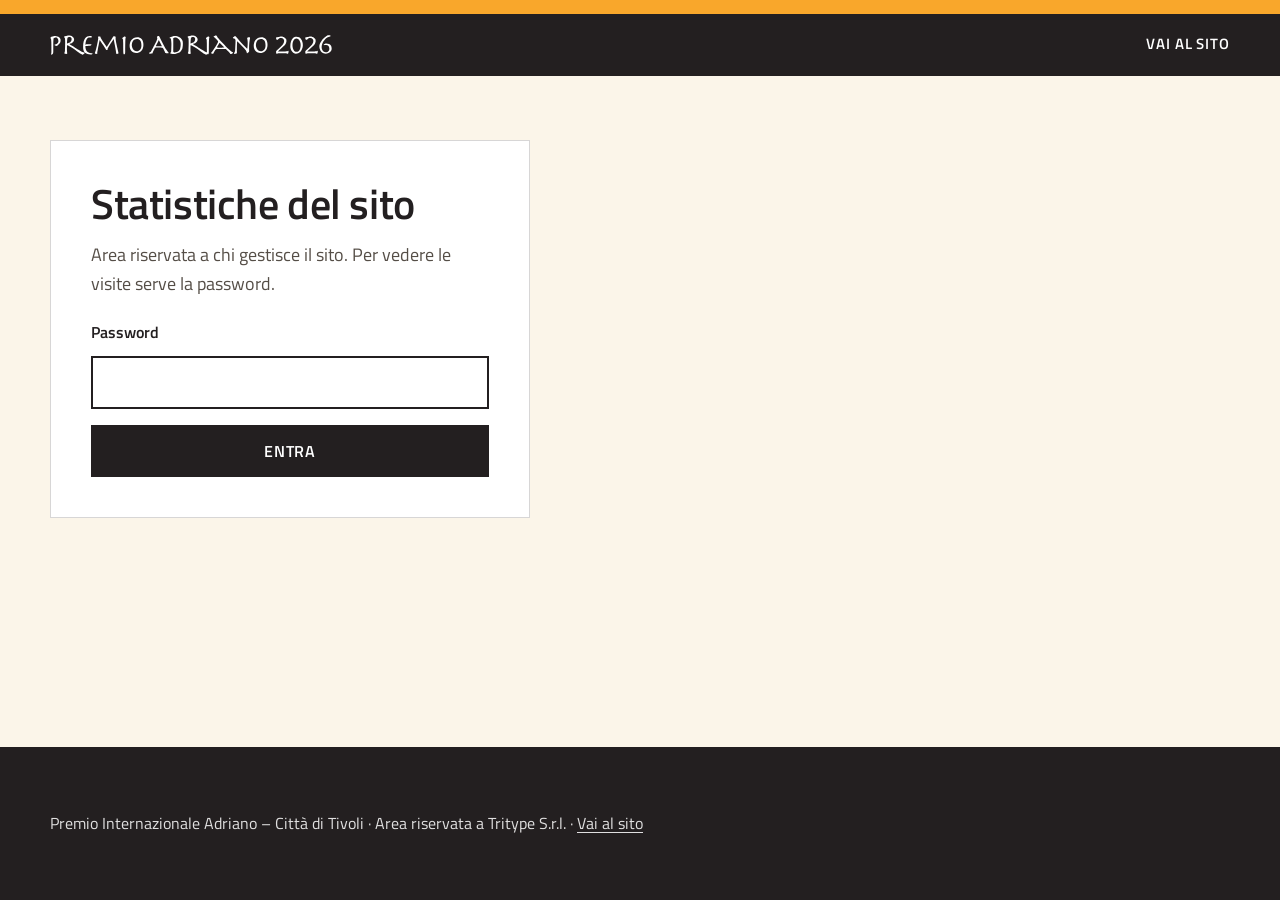
<file: statistiche.html>
<!DOCTYPE html>
<html lang="it">
<head>
<meta charset="UTF-8">
<meta name="viewport" content="width=device-width, initial-scale=1">
<title>Statistiche | Premio Internazionale Adriano – Città di Tivoli</title>
<meta name="robots" content="noindex, nofollow">
<meta http-equiv="Content-Security-Policy" content="default-src 'none'; img-src 'self'; style-src 'self'; font-src 'self'; script-src 'self'; connect-src https://nurjufjhzkobqgreckkg.supabase.co; base-uri 'none'; form-action 'none'">
<meta name="referrer" content="same-origin">
<meta name="theme-color" content="#231F20">
<link rel="icon" type="image/png" sizes="32x32" href="img/icona-32.png">
<link rel="stylesheet" href="css/stile.css">
<link rel="stylesheet" href="css/statistiche.css">
</head>
<body class="stat">

<a class="salta" href="#contenuto">Vai al contenuto</a>
<div class="bordo-alto" aria-hidden="true"></div>
<header class="fascia">
  <div class="contenitore fascia__interno">
    <a class="fascia__marchio" href="index.html">
      <img src="img/titolo-premio-adriano-2026.svg" alt="Premio Adriano 2026, vai al sito" width="2370" height="173">
    </a>
    <nav class="fascia__nav fascia__nav--semplice" aria-label="Navigazione">
      <a href="index.html">Vai al sito</a>
      <button class="stat__esci" id="esci" type="button" hidden>Esci</button>
    </nav>
  </div>
</header>

<main class="stat__pagina" id="contenuto">
  <div class="contenitore">

    <noscript>
      <p class="stat__avviso">Per vedere le statistiche serve JavaScript attivo nel browser.</p>
    </noscript>

    <section class="ingresso" id="ingresso" aria-label="Accesso alle statistiche" hidden>
      <h1>Statistiche del sito</h1>
      <p>Area riservata a chi gestisce il sito. Per vedere le visite serve la password.</p>
      <form class="ingresso__modulo" id="modulo-ingresso" novalidate>
        <label for="chiave">Password</label>
        <input id="chiave" name="chiave" type="password" autocomplete="current-password" spellcheck="false" required>
        <button class="bottone" id="entra" type="submit">Entra</button>
        <p class="ingresso__avviso" id="avviso-ingresso" role="alert" hidden></p>
      </form>
    </section>

    <section class="cruscotto" id="cruscotto" aria-labelledby="titolo-cruscotto" hidden>

      <div class="stat__testa">
        <div>
          <h1 id="titolo-cruscotto">Statistiche del sito</h1>
          <p class="stat__nota" id="aggiornato"></p>
        </div>
        <div class="filtri">
          <div class="filtri__periodo" role="group" aria-label="Periodo">
            <button type="button" data-giorni="7" aria-pressed="false">7 giorni</button>
            <button type="button" data-giorni="30" aria-pressed="true">30 giorni</button>
            <button type="button" data-giorni="90" aria-pressed="false">90 giorni</button>
          </div>
          <button class="filtri__aggiorna" id="aggiorna" type="button">Aggiorna</button>
        </div>
      </div>

      <p class="stat__avviso" id="avviso-dati" role="alert" hidden></p>

      <div class="cruscotto__dati" id="dati">

        <ul class="tessere" aria-label="Numeri principali">
          <li class="tessera tessera--prima">
            <span class="tessera__nome" id="nome-visite">Visite</span>
            <strong class="tessera__valore" id="v-visite">–</strong>
            <span class="tessera__nota" id="n-visite"></span>
          </li>
          <li class="tessera">
            <span class="tessera__nome">Pagine viste</span>
            <strong class="tessera__valore" id="v-pagine">–</strong>
            <span class="tessera__nota" id="n-pagine"></span>
          </li>
          <li class="tessera">
            <span class="tessera__nome">Visite di oggi</span>
            <strong class="tessera__valore" id="v-oggi">–</strong>
            <span class="tessera__nota" id="n-oggi"></span>
          </li>
          <li class="tessera">
            <span class="tessera__nome">Visite dall’inizio</span>
            <strong class="tessera__valore" id="v-sempre">–</strong>
            <span class="tessera__nota" id="n-sempre"></span>
          </li>
        </ul>

        <section class="riquadro" aria-labelledby="titolo-giorni">
          <h2 id="titolo-giorni">Visite per giorno</h2>
          <p class="riquadro__sotto" id="sotto-giorni"></p>
          <div class="grafico" id="grafico" tabindex="0" role="group"
               aria-label="Grafico delle visite per giorno. Con le frecce sinistra e destra si scorre un giorno alla volta. Gli stessi dati sono nella tabella qui sotto."></div>
          <details class="tabella-giorni">
            <summary>Mostra i dati in tabella</summary>
            <section class="tabella-giorni__scorri" tabindex="0" aria-label="Dati giorno per giorno">
              <table>
                <thead><tr><th scope="col">Giorno</th><th scope="col">Visite</th><th scope="col">Pagine viste</th></tr></thead>
                <tbody id="righe-giorni"></tbody>
              </table>
            </section>
          </details>
        </section>

        <div class="riquadri">
          <section class="riquadro" aria-labelledby="titolo-fonti">
            <h2 id="titolo-fonti">Da dove arrivano</h2>
            <p class="riquadro__sotto">Visite per provenienza</p>
            <div class="barre" id="barre-fonti"></div>
            <p class="riquadro__piede">
              «Diretto o non rilevabile» comprende chi scrive l’indirizzo e chi apre un link da WhatsApp,
              da una email o da un codice QR senza etichetta.
            </p>
          </section>

          <section class="riquadro" aria-labelledby="titolo-dispositivi">
            <h2 id="titolo-dispositivi">Con cosa navigano</h2>
            <p class="riquadro__sotto">Visite per dispositivo</p>
            <div class="barre" id="barre-dispositivi"></div>
            <h3 class="riquadro__secondo">Lingua del browser</h3>
            <div class="barre" id="barre-lingue"></div>
          </section>

          <section class="riquadro" aria-labelledby="titolo-pagine">
            <h2 id="titolo-pagine">Pagine viste</h2>
            <p class="riquadro__sotto">Quante volte è stata aperta ogni pagina</p>
            <div class="barre" id="barre-pagine"></div>
          </section>

          <section class="riquadro" aria-labelledby="titolo-azioni">
            <h2 id="titolo-azioni">Cosa fanno</h2>
            <p class="riquadro__sotto">Pulsanti premuti, contati una volta per pagina aperta</p>
            <div class="barre" id="barre-azioni"></div>
          </section>
        </div>

        <section class="riquadro" aria-labelledby="titolo-link">
          <h2 id="titolo-link">Link da condividere</h2>
          <p class="riquadro__sotto">
            WhatsApp, email e codici QR non dicono al sito da dove arriva la visita. Se condividi questi
            indirizzi, la visita viene attribuita al canale giusto.
          </p>
          <ul class="link" id="link"></ul>
        </section>

        <section class="riquadro riquadro--note" aria-labelledby="titolo-note">
          <h2 id="titolo-note">Come leggere questi numeri</h2>
          <ul class="note">
            <li>Una <strong>visita</strong> è un ingresso nel sito da fuori. Il sito non riconosce chi torna:
              la stessa persona che entra tre volte conta tre visite. Il numero delle persone non si può sapere.</li>
            <li>Non vengono contati i ricaricamenti di pagina, i programmi automatici e chi ha chiesto al
              proprio browser di non essere tracciato. I numeri sono quindi un po’ più bassi del reale.</li>
            <li id="nota-inizio"></li>
            <li id="nota-negati" hidden></li>
          </ul>

          <div class="note__azioni">
            <label class="spunta">
              <input type="checkbox" id="escludi">
              <span>Non contare le visite fatte da questo dispositivo</span>
            </label>
            <button class="bottone bottone--linea" id="scarica" type="button">Scarica i dati (CSV)</button>
          </div>
          <p class="riquadro__piede" id="nota-escludi">
            La scelta vale solo per questo browser e resta salvata qui. Va ripetuta su ogni dispositivo
            che usi per controllare il sito.
          </p>
        </section>

      </div>
    </section>

  </div>
</main>

<footer class="piede piede--semplice">
  <div class="contenitore">
    <p>Premio Internazionale Adriano – Città di Tivoli · Area riservata a Tritype S.r.l. · <a href="index.html">Vai al sito</a></p>
  </div>
</footer>

<div class="fumetto" id="fumetto" role="status" hidden></div>

<script src="js/statistiche.js" defer></script>
</body>
</html>
</file>
<file: css/stile.css>
@font-face {
  font-family: "Titillium Web";
  src: url("../fonts/titillium-web-latin-400-normal.woff2") format("woff2");
  font-weight: 400; font-style: normal; font-display: swap;
}
@font-face {
  font-family: "Titillium Web";
  src: url("../fonts/titillium-web-latin-400-italic.woff2") format("woff2");
  font-weight: 400; font-style: italic; font-display: swap;
}
@font-face {
  font-family: "Titillium Web";
  src: url("../fonts/titillium-web-latin-600-normal.woff2") format("woff2");
  font-weight: 600; font-style: normal; font-display: swap;
}
@font-face {
  font-family: "Titillium Web";
  src: url("../fonts/titillium-web-latin-700-normal.woff2") format("woff2");
  font-weight: 700; font-style: normal; font-display: swap;
}

:root {
  --ambra: #F9A72B;
  --nero: #231F20;
  --bordeaux: #7D1531;
  --avorio: #FBF5E9;
  --bianco: #FFFFFF;
  --grigio: #554E47;
  --linea: rgba(35, 31, 32, .18);
  --linea-forte: rgba(35, 31, 32, .85);

  --carattere: "Titillium Web", "Segoe UI", Roboto, "Helvetica Neue", Arial, sans-serif;

  --larghezza: 1180px;
  --margine: clamp(20px, 5vw, 48px);
  --respiro: clamp(56px, 8vw, 112px);
  --fascia: 62px;
}

*, *::before, *::after { box-sizing: border-box; }

html {
  scroll-behavior: smooth;
  scroll-padding-top: calc(var(--fascia) + 20px);
  -webkit-text-size-adjust: 100%;
}

body {
  margin: 0;
  background: var(--avorio);
  color: var(--nero);
  font-family: var(--carattere);
  font-size: 1.125rem;
  font-weight: 400;
  line-height: 1.6;
  -webkit-font-smoothing: antialiased;
  text-rendering: optimizeLegibility;
}

img, svg { max-width: 100%; height: auto; display: block; }
h1, h2, h3, h4, p, ul, ol, dl, dd, figure { margin: 0; padding: 0; }
ul, ol { list-style: none; }
a { color: inherit; }
strong { font-weight: 600; }
a:focus-visible, button:focus-visible { outline: 3px solid var(--bordeaux); outline-offset: 3px; }
.sezione--nero a:focus-visible, .fascia a:focus-visible, .fascia button:focus-visible,
.breve a:focus-visible, .piede a:focus-visible { outline-color: var(--ambra); }

.contenitore {
  width: 100%;
  max-width: calc(var(--larghezza) + 2 * var(--margine));
  margin-inline: auto;
  padding-inline: var(--margine);
}

.solo-lettori {
  position: absolute; width: 1px; height: 1px; overflow: hidden;
  clip-path: inset(50%); white-space: nowrap;
}

.salta {
  position: absolute; left: 12px; top: -80px; z-index: 100;
  background: var(--nero); color: var(--bianco);
  padding: 12px 18px; text-decoration: none; font-weight: 600;
}
.salta:focus { top: 12px; }

.occhiello {
  font-size: .875rem; font-weight: 700; letter-spacing: .12em;
  text-transform: uppercase; line-height: 1.4;
}

h2 {
  font-size: clamp(2rem, 3.8vw, 2.9rem);
  font-weight: 600; line-height: 1.12; letter-spacing: -.01em;
}
h2::after {
  content: ""; display: block; width: 56px; height: 5px;
  margin-top: 16px; background: var(--ambra);
}
.sezione--ambra h2::after { background: var(--nero); }

.intestazione { max-width: 46rem; margin-bottom: clamp(30px, 4.5vw, 52px); }
.intestazione p { margin-top: 18px; color: var(--grigio); }

.titoletto { font-size: 1.5rem; font-weight: 600; line-height: 1.2; }

.prosa { display: grid; gap: 1em; max-width: 42rem; }
.prosa__attacco { font-size: clamp(1.25rem, 1.9vw, 1.45rem); line-height: 1.45; }

.elenco { display: grid; grid-template-columns: repeat(2, minmax(0, 1fr)); gap: 0 clamp(24px, 4vw, 48px); }
.elenco { border-bottom: 1px solid var(--linea); }
.elenco li {
  position: relative; padding: 13px 0 13px 24px;
  border-top: 1px solid var(--linea); line-height: 1.4;
}
.elenco li::before {
  content: ""; position: absolute; left: 0; top: 1.28em;
  width: 9px; height: 9px; background: var(--ambra);
}

.prosa strong, .apertura__sommario strong, .intestazione p strong,
.iniziative__testo strong, .organi p strong { font-weight: 700; }
.intestazione p strong, .iniziative__testo strong, .organi p strong { color: var(--nero); }

.azioni { display: flex; flex-wrap: wrap; gap: 12px; margin-top: 28px; }

.bottone {
  display: inline-flex; align-items: center; justify-content: center;
  min-height: 52px; padding: 12px 22px;
  background: var(--nero); color: var(--bianco);
  border: 2px solid var(--nero);
  font: inherit; font-size: 1rem; font-weight: 600;
  letter-spacing: .04em; text-transform: uppercase; text-decoration: none;
  line-height: 1.25; text-align: center;
  transition: background-color .18s ease, color .18s ease;
}
.bottone:hover { background: var(--bordeaux); border-color: var(--bordeaux); }
.bottone--linea { background: transparent; color: var(--nero); }
.bottone--linea:hover { background: var(--nero); border-color: var(--nero); color: var(--bianco); }

.sezione { padding-block: var(--respiro); }
.sezione--avorio { background: var(--avorio); }
.sezione--bianco { background: var(--bianco); }
.sezione--ambra { background: var(--ambra); }
.sezione--nero { background: var(--nero); color: var(--bianco); }

.due-colonne {
  display: grid;
  grid-template-columns: minmax(0, 4fr) minmax(0, 8fr);
  gap: clamp(24px, 5vw, 72px);
  align-items: start;
}
.due-colonne--stacco {
  margin-top: clamp(36px, 5vw, 60px);
  padding-top: clamp(28px, 4vw, 44px);
  border-top: 2px solid var(--nero);
}

.da-inserire {
  background: #FFF1A8; color: #3A2E00;
  padding: 1px 6px; font-weight: 600;
  box-decoration-break: clone; -webkit-box-decoration-break: clone;
}

.bordo-alto { height: 14px; background: var(--ambra); }

.fascia {
  position: sticky; top: 0; z-index: 50;
  background: var(--nero); color: var(--bianco);
}
.fascia__interno {
  display: flex; align-items: center; justify-content: space-between;
  gap: 24px; min-height: var(--fascia);
}
.fascia__marchio { display: block; flex: 0 1 auto; padding-block: 10px; }
.fascia__marchio img { width: clamp(190px, 22vw, 290px); }

.fascia__nav { display: flex; align-items: center; gap: clamp(14px, 2vw, 28px); }
.fascia__nav a {
  font-size: .9375rem; font-weight: 600; letter-spacing: .06em;
  text-transform: uppercase; text-decoration: none; white-space: nowrap;
  padding: 8px 0; border-bottom: 2px solid transparent;
  transition: color .15s ease, border-color .15s ease;
}
.fascia__nav a:hover { color: var(--ambra); border-bottom-color: var(--ambra); }
.fascia__nav a.fascia__evidenza {
  background: var(--ambra); color: var(--nero);
  padding: 8px 16px; border: 0; font-weight: 700;
}
.fascia__nav a.fascia__evidenza:hover { background: var(--bianco); color: var(--nero); }

.fascia__menu {
  display: none;
  width: 46px; height: 46px; margin-right: -10px;
  background: transparent; border: 0; color: var(--bianco); cursor: pointer;
  align-items: center; justify-content: center;
}
.fascia__menu-linee, .fascia__menu-linee::before, .fascia__menu-linee::after {
  display: block; width: 24px; height: 2px; background: currentColor;
  transition: transform .2s ease, background-color .2s ease;
}
.fascia__menu-linee { position: relative; }
.fascia__menu-linee::before, .fascia__menu-linee::after { content: ""; position: absolute; left: 0; }
.fascia__menu-linee::before { top: -7px; }
.fascia__menu-linee::after { top: 7px; }
.fascia__menu[aria-expanded="true"] .fascia__menu-linee { background: transparent; }
.fascia__menu[aria-expanded="true"] .fascia__menu-linee::before { transform: translateY(7px) rotate(45deg); }
.fascia__menu[aria-expanded="true"] .fascia__menu-linee::after { transform: translateY(-7px) rotate(-45deg); }

.apertura { background: var(--ambra); overflow: hidden; }

.apertura__griglia {
  display: grid;
  grid-template-columns: minmax(0, 1.12fr) minmax(0, .88fr);
  gap: clamp(24px, 4vw, 64px);
  align-items: center;
  padding-block: clamp(40px, 6.5vw, 88px) clamp(36px, 5vw, 64px);
}

.titolone { margin-top: 22px; font-weight: 600; }
.titolone span { display: block; }
.titolone__sopra {
  font-size: clamp(1rem, 2vw, 1.5rem);
  letter-spacing: .18em; text-transform: uppercase; line-height: 1.3;
}
.titolone__nome {
  font-size: clamp(4.4rem, 12.6vw, 10rem);
  line-height: .96; letter-spacing: -.028em;
  margin-left: -.05em;
}
.titolone .titolone__sotto {
  display: flex; align-items: center; gap: .55em;
  font-size: clamp(1.5rem, 3.2vw, 2.5rem); font-weight: 400; line-height: 1.15;
  margin-top: .18em;
}
.titolone__sotto::before {
  content: ""; flex: 0 0 clamp(36px, 5vw, 72px); height: 2px; background: var(--nero);
}

.motto {
  margin-top: 24px;
  font-size: clamp(1.2rem, 1.9vw, 1.5rem);
  font-style: italic; line-height: 1.35;
}
.apertura__sommario { margin-top: 12px; max-width: 34rem; }

.moneta {
  position: relative;
  width: min(100%, 520px);
  aspect-ratio: 1;
  margin-inline: auto;
  justify-self: center;
}
.moneta__legenda {
  position: absolute; inset: 0; width: 100%; height: 100%;
  animation: giro 90s linear infinite;
}
.moneta__legenda text { font-family: var(--carattere); font-size: 24px; font-weight: 600; fill: var(--nero); }
.moneta__immagine {
  position: absolute; inset: 11.5%;
  width: 77%; height: 77%;
  filter: drop-shadow(0 22px 26px rgba(35, 31, 32, .38));
}
@keyframes giro { to { transform: rotate(360deg); } }

.firme {
  display: flex; flex-wrap: wrap; align-items: center; justify-content: space-between;
  gap: 22px 48px;
  border-top: 2px solid var(--nero);
  padding-block: 26px clamp(32px, 4vw, 48px);
}
.firme__progetto { display: flex; align-items: center; gap: 20px; }
.firme__progetto img { width: 172px; }
.firme__etichetta, .firme__istituzioni {
  font-size: .8125rem; font-weight: 700; letter-spacing: .1em;
  text-transform: uppercase; line-height: 1.5;
}
.firme__istituzioni { display: grid; gap: 5px; text-align: right; }

.breve { background: var(--nero); color: var(--bianco); }
.breve__griglia { display: grid; grid-template-columns: repeat(3, minmax(0, 1fr)); }
.breve__griglia > div {
  display: grid; gap: 4px; align-content: start;
  padding: clamp(22px, 3vw, 32px) clamp(16px, 2.6vw, 34px);
  border-left: 1px solid rgba(255, 255, 255, .22);
}
.breve__griglia > div:first-child { border-left: 0; padding-left: 0; }
.breve__etichetta {
  color: var(--ambra); font-size: .8125rem; font-weight: 700;
  letter-spacing: .12em; text-transform: uppercase;
}
.breve__valore { font-size: clamp(1.1rem, 1.6vw, 1.3rem); font-weight: 600; line-height: 1.3; }

.due-colonne--evento { grid-template-columns: minmax(0, 5fr) minmax(0, 7fr); }
.evento__scheda h2 { margin-bottom: 26px; }
@media (min-width: 941px) and (min-height: 880px) {
  .evento__scheda { position: sticky; top: calc(var(--fascia) + 32px); }
}

.scheda { margin-top: 30px; border-top: 2px solid var(--nero); }
.scheda > div {
  display: grid; grid-template-columns: 8rem minmax(0, 1fr); gap: 12px;
  padding-block: 14px; border-bottom: 1px solid var(--linea);
}
.scheda dt {
  font-size: .8125rem; font-weight: 700; letter-spacing: .1em; text-transform: uppercase;
  color: var(--bordeaux); padding-top: .4em;
}
.scheda dd { font-weight: 600; line-height: 1.45; }
.scheda a { text-decoration-thickness: 1px; text-underline-offset: 3px; }

.programma {
  background: var(--avorio);
  padding: clamp(22px, 3.4vw, 44px);
  border-top: 6px solid var(--ambra);
}
.programma h3 { font-size: 1.75rem; font-weight: 600; line-height: 1.15; }
.programma__nota { margin-top: 4px; color: var(--grigio); font-size: 1rem; }

.programma__elenco { margin-top: 10px; }
.programma__elenco > li {
  display: grid; grid-template-columns: 4.6rem minmax(0, 1fr); gap: 4px 18px;
  padding-block: 20px; border-top: 1px solid var(--linea-forte);
}
.programma__elenco > li:first-child { border-top: 0; }
.programma__elenco time { font-size: 1.4rem; font-weight: 600; line-height: 1.25; font-variant-numeric: tabular-nums; }
.programma__elenco h4 { font-size: 1.2rem; font-weight: 600; line-height: 1.3; }
.programma__voci { margin-top: 6px; display: grid; gap: 3px; color: var(--grigio); font-size: 1.0625rem; line-height: 1.45; }
.programma__modera { margin-top: 6px; color: var(--grigio); font-size: 1.0625rem; }
.programma__attesa { margin-top: 12px; font-size: 1rem; }

.relatori {
  margin-top: 16px;
  display: grid; grid-template-columns: repeat(2, minmax(0, 1fr));
  gap: 14px 24px;
}
.relatori li { display: grid; gap: 1px; align-content: start; padding-left: 14px; border-left: 3px solid var(--ambra); }
.relatori strong { line-height: 1.3; }
.relatori span { color: var(--grigio); font-size: 1rem; line-height: 1.38; }

.categorie {
  display: grid; grid-template-columns: repeat(4, minmax(0, 1fr));
  border-top: 2px solid var(--nero); border-left: 1px solid var(--linea);
}
.categorie li {
  display: flex; flex-direction: column; gap: 8px;
  padding: clamp(20px, 2.4vw, 28px);
  min-height: 13.5rem;
  border-right: 1px solid var(--linea); border-bottom: 1px solid var(--linea);
  background: var(--bianco);
}
.categorie__numero { font-size: 1.25rem; font-weight: 600; line-height: 1; color: var(--bordeaux); padding-bottom: 26px; }
.categorie h3 { font-size: 1.25rem; font-weight: 700; letter-spacing: .05em; text-transform: uppercase; line-height: 1.2; }
.categorie p { color: var(--grigio); font-size: 1.0625rem; line-height: 1.45; }
.categorie li.categorie__speciale { background: var(--nero); color: var(--bianco); border-color: var(--nero); }
.categorie__speciale .categorie__numero, .categorie__speciale h3 { color: var(--ambra); }
.categorie__speciale p { color: rgba(255, 255, 255, .88); }

.percorso {
  display: grid; grid-template-columns: repeat(4, minmax(0, 1fr));
  gap: clamp(20px, 3vw, 44px);
}
.percorso li { position: relative; padding-top: 30px; border-top: 2px solid rgba(255, 255, 255, .3); }
.percorso li::before {
  content: ""; position: absolute; left: 0; top: -9px;
  width: 16px; height: 16px; border-radius: 50%;
  background: var(--ambra); box-shadow: 0 0 0 5px var(--nero);
}
.percorso__anno {
  display: block; color: var(--ambra);
  font-size: clamp(2.8rem, 5vw, 4.2rem); font-weight: 600; line-height: 1; letter-spacing: -.02em;
}
.percorso h3 { margin-top: 14px; font-size: 1.2rem; font-weight: 600; line-height: 1.3; }
.percorso p { margin-top: 6px; color: rgba(255, 255, 255, .82); font-size: 1.0625rem; line-height: 1.5; }

.iniziative { border-top: 2px solid var(--nero); }
.iniziative > li {
  display: grid; grid-template-columns: minmax(0, 4fr) minmax(0, 8fr);
  gap: 10px clamp(24px, 5vw, 72px);
  padding-block: clamp(22px, 2.8vw, 32px);
  border-bottom: 1px solid var(--linea);
}
.iniziative__nome h3 { font-size: clamp(1.35rem, 2.1vw, 1.65rem); font-weight: 600; line-height: 1.2; }
.iniziative__nome span {
  display: block; margin-top: 6px; color: var(--bordeaux);
  font-size: .8125rem; font-weight: 700; letter-spacing: .1em; text-transform: uppercase;
}
.iniziative__testo { max-width: 42rem; }
.iniziative__testo p { color: var(--grigio); }

.organi { display: grid; grid-template-columns: repeat(3, minmax(0, 1fr)); gap: clamp(24px, 4vw, 56px); }
.organi article { border-top: 2px solid var(--nero); padding-top: 20px; display: grid; gap: 10px; align-content: start; }
.organi h3 { font-size: 1.45rem; font-weight: 600; line-height: 1.2; }
.organi p { color: var(--grigio); font-size: 1.0625rem; line-height: 1.55; }

.partner {
  display: grid; grid-template-columns: repeat(auto-fit, minmax(210px, 1fr));
  border-top: 2px solid var(--nero); border-left: 1px solid var(--linea);
}
.partner li {
  display: flex; flex-direction: column; gap: 6px;
  padding: 22px 22px 24px;
  border-right: 1px solid var(--linea); border-bottom: 1px solid var(--linea);
}
.partner__logo { height: 92px; display: flex; align-items: center; margin-bottom: 12px; }
.partner__logo img { width: auto; max-width: 100%; max-height: 92px; }
.partner__logo--scuro { width: fit-content; max-width: 100%; padding-inline: 16px; background: var(--nero); }
.partner__logo--scuro img { max-height: 60px; }
.partner__logo--attesa { justify-content: center; border: 1px dashed var(--linea-forte); font-size: .875rem; }
.partner__ruolo {
  color: var(--bordeaux); font-size: .8125rem; font-weight: 700;
  letter-spacing: .1em; text-transform: uppercase;
}
.partner strong { font-size: 1.15rem; line-height: 1.25; }
.partner--senza-loghi .partner__logo { display: none; }

.due-colonne--sostieni { grid-template-columns: minmax(0, 7fr) minmax(0, 5fr); align-items: center; }
.sezione--ambra h2 { margin-bottom: 24px; }

.livelli { border-top: 2px solid var(--nero); }
.livelli li {
  display: flex; align-items: center; gap: 16px;
  padding-block: clamp(12px, 1.6vw, 18px);
  border-bottom: 2px solid var(--nero);
  font-size: clamp(1.4rem, 2.5vw, 2rem); font-weight: 600; line-height: 1.15;
  letter-spacing: .03em; text-transform: uppercase;
}
.livelli li::before { content: ""; flex: 0 0 auto; width: .45em; height: .45em; background: var(--nero); }

.contatti__logo { width: 190px; margin-top: 28px; }
.contatti { display: grid; grid-template-columns: repeat(auto-fit, minmax(210px, 1fr)); gap: clamp(24px, 3vw, 40px); }
.contatti > div { border-top: 2px solid var(--nero); padding-top: 18px; display: grid; gap: 8px; align-content: start; }
.contatti h3 { font-size: .8125rem; font-weight: 700; letter-spacing: .1em; text-transform: uppercase; color: var(--bordeaux); }
.contatti p { font-weight: 600; line-height: 1.45; }
.contatti p.contatti__nota { font-weight: 400; font-size: 1rem; color: var(--grigio); }
.contatti__email { display: flex; flex-wrap: wrap; align-items: center; gap: 10px 16px; margin-top: 6px; }
.contatti__email a { font-size: 1.3rem; text-decoration-thickness: 1px; text-underline-offset: 4px; overflow-wrap: anywhere; }
.contatti__email a:hover { color: var(--bordeaux); }
.copia {
  font: inherit; font-size: .8125rem; font-weight: 700; letter-spacing: .06em; text-transform: uppercase;
  background: transparent; color: var(--nero); border: 1px solid var(--nero);
  padding: 6px 12px; cursor: pointer; min-height: 34px;
}
.copia:hover { background: var(--nero); color: var(--bianco); }

.piede { background: var(--nero); color: rgba(255, 255, 255, .86); padding-block: clamp(40px, 6vw, 64px); font-size: 1rem; line-height: 1.55; }
.piede__griglia { display: grid; grid-template-columns: 1.15fr 1.15fr .7fr; gap: clamp(24px, 4vw, 56px); }
.piede__griglia > div { display: grid; gap: 14px; align-content: start; }
.piede__titolo { width: 240px; }
.piede__maiuscolo { font-size: .8125rem; font-weight: 700; letter-spacing: .1em; text-transform: uppercase; color: var(--ambra); }
.piede__collegamenti { display: grid; gap: 10px; align-content: start; justify-items: start; }
.piede a { text-underline-offset: 3px; }
.piede a:hover { color: var(--ambra); }
.piede strong { color: var(--bianco); }
.piede--semplice p { margin: 0; }

.pagina { padding-block: clamp(44px, 6vw, 88px); background: var(--bianco); }
.pagina h1 { font-size: clamp(2.1rem, 4.6vw, 3.2rem); font-weight: 600; line-height: 1.1; letter-spacing: -.012em; margin-bottom: 28px; }
.pagina__corpo { max-width: 46rem; display: grid; gap: 1em; }
.pagina__corpo h2 { font-size: 1.55rem; letter-spacing: 0; margin-top: 1.1em; }
.pagina__corpo h2::after { width: 40px; height: 4px; margin-top: 10px; }
.pagina__corpo ul { list-style: disc; padding-left: 1.2em; display: grid; gap: .45em; }
.pagina__corpo a { text-underline-offset: 3px; }
.pagina__corpo dl { display: grid; grid-template-columns: 11rem minmax(0, 1fr); gap: 6px 16px; }
.pagina__corpo dt { color: var(--grigio); }
.pagina__corpo dd { font-weight: 600; }
.pagina__nota { color: var(--grigio); font-size: 1rem; }

@media (max-width: 1100px) {
  .fascia__menu { display: inline-flex; }
  .fascia__nav {
    position: absolute; left: 0; right: 0; top: 100%;
    display: none; flex-direction: column; align-items: stretch; gap: 0;
    background: var(--nero); border-top: 1px solid rgba(255, 255, 255, .2);
    padding: 6px var(--margine) 22px;
  }
  .fascia__nav.aperto { display: flex; }
  .fascia__nav a { padding: 14px 0; border-bottom: 1px solid rgba(255, 255, 255, .16); font-size: 1.0625rem; }
  .fascia__nav a:hover { border-bottom-color: rgba(255, 255, 255, .16); }
  .fascia__nav a.fascia__evidenza { margin-top: 16px; text-align: center; padding: 14px 16px; }
  .fascia__nav--semplice { position: static; display: flex; padding: 0; border: 0; background: transparent; }
  .fascia__nav--semplice a { border-bottom: 0; padding: 10px 0; font-size: .9375rem; }

  .categorie { grid-template-columns: repeat(2, minmax(0, 1fr)); }
  .categorie li { min-height: 11.5rem; }
  .percorso { grid-template-columns: repeat(2, minmax(0, 1fr)); row-gap: 44px; }
}

@media (max-width: 940px) {
  .due-colonne, .due-colonne--evento, .due-colonne--sostieni, .due-colonne--contatti { grid-template-columns: minmax(0, 1fr); }
  .due-colonne { gap: 22px; }
  .due-colonne--evento, .due-colonne--sostieni { gap: 40px; }
  .firme { flex-direction: column; align-items: flex-start; }
  .firme__istituzioni { text-align: left; }
  .organi { grid-template-columns: minmax(0, 1fr); }
  .piede__griglia { grid-template-columns: minmax(0, 1fr); }
  .iniziative > li { grid-template-columns: minmax(0, 1fr); }
}

@media (max-width: 760px) {
  body { font-size: 1.0625rem; }

  .apertura__griglia { grid-template-columns: minmax(0, 1fr); padding-top: 28px; }
  .moneta { order: -1; width: min(78vw, 340px); }
  .moneta__legenda text { font-size: 25px; }
  .titolone { margin-top: 16px; }
  .firme__progetto { flex-direction: column; align-items: flex-start; gap: 10px; }

  .breve__griglia { grid-template-columns: minmax(0, 1fr); padding-block: 8px; }
  .breve__griglia > div { border-left: 0; border-top: 1px solid rgba(255, 255, 255, .22); padding: 16px 0; }
  .breve__griglia > div:first-child { border-top: 0; }

  .elenco, .relatori, .contatti { grid-template-columns: minmax(0, 1fr); }
  .scheda > div { grid-template-columns: minmax(0, 1fr); gap: 0; }
  .scheda dt { padding-top: 0; }
  .programma__elenco > li { grid-template-columns: 3.9rem minmax(0, 1fr); gap: 4px 12px; }
  .programma__elenco time { font-size: 1.25rem; }
  .azioni .bottone { flex: 1 1 100%; }
  .pagina__corpo dl { grid-template-columns: minmax(0, 1fr); gap: 0; }
  .pagina__corpo dd { margin-bottom: 10px; }
}

@media (max-width: 560px) {
  .categorie, .percorso { grid-template-columns: minmax(0, 1fr); }
  .categorie li { min-height: 0; }
  .categorie__numero { padding-bottom: 16px; }
  .percorso { row-gap: 38px; }
}

@media (prefers-reduced-motion: reduce) {
  html { scroll-behavior: auto; }
  .moneta__legenda { animation: none; }
  .bottone, .fascia__nav a { transition: none; }
}

@media print {
  .fascia, .bordo-alto, .azioni, .copia { display: none; }
  .sezione { padding-block: 28px; }
}
</file>
<file: css/senza-js.css>
.fascia__menu { display: none !important; }
.fascia__interno { flex-wrap: wrap; padding-block: 6px; }
.fascia__nav {
  position: static !important; display: flex !important; flex-direction: row !important;
  flex-wrap: wrap; align-items: center; gap: 4px 18px;
  padding: 0 0 8px !important; border: 0 !important; background: transparent !important;
}
.fascia__nav a { padding: 6px 0 !important; border-bottom: 0 !important; font-size: .9375rem !important; }
.fascia__nav a.fascia__evidenza { margin-top: 0 !important; padding: 6px 12px !important; }
</file>
<file: css/statistiche.css>
.stat {
  --dato: #9E1F42;
  --dato-attivo: #C23B63;
  --griglia: rgba(35, 31, 32, .12);
  --velo: rgba(35, 31, 32, .06);
}

.stat [hidden] { display: none !important; }

body.stat { min-height: 100vh; display: flex; flex-direction: column; }
.stat .fascia__nav--semplice { flex-direction: row; align-items: center; gap: 16px; }

.stat__pagina { padding-block: clamp(32px, 5vw, 64px); flex: 1 0 auto; }
.stat__pagina h1 {
  font-size: clamp(1.9rem, 3.6vw, 2.6rem);
  font-weight: 600; line-height: 1.1; letter-spacing: -.01em;
}
.stat__pagina h2 { font-size: 1.3rem; font-weight: 600; line-height: 1.25; letter-spacing: 0; }
.stat__pagina h2::after { display: none; }
.stat__pagina h1:focus { outline: none; }

.stat__nota { color: var(--grigio); font-size: 1rem; margin-top: 6px; }
.stat__avviso {
  background: var(--bianco); border: 1px solid var(--linea); border-left: 5px solid var(--bordeaux);
  padding: 14px 18px; margin-bottom: 20px; font-size: 1.0625rem;
}

.stat__esci {
  font: inherit; font-size: .875rem; font-weight: 600; letter-spacing: .06em; text-transform: uppercase;
  background: transparent; color: var(--bianco); border: 1px solid rgba(255, 255, 255, .55);
  padding: 6px 14px; min-height: 36px; cursor: pointer;
}
.stat__esci:hover { background: var(--bianco); color: var(--nero); }

.ingresso {
  max-width: 30rem; background: var(--bianco); border: 1px solid var(--linea);
  padding: clamp(24px, 4vw, 40px); display: grid; gap: 14px;
}
.ingresso p { color: var(--grigio); }
.ingresso__modulo { display: grid; gap: 10px; margin-top: 8px; }
.ingresso__modulo label { font-weight: 600; font-size: 1rem; }
.ingresso__modulo input {
  font: inherit; font-size: 1.125rem; width: 100%; min-height: 52px; padding: 10px 14px;
  background: var(--bianco); color: var(--nero); border: 2px solid var(--nero); border-radius: 0;
}
.ingresso__modulo input:focus-visible { outline: 3px solid var(--bordeaux); outline-offset: 2px; }
.ingresso__modulo .bottone { cursor: pointer; margin-top: 6px; }
.ingresso__modulo .bottone[disabled] { opacity: .6; cursor: default; }
.ingresso__avviso { color: var(--bordeaux) !important; font-weight: 600; }

.stat__testa {
  display: flex; flex-wrap: wrap; align-items: flex-end; justify-content: space-between;
  gap: 18px 32px; margin-bottom: 24px;
}

.filtri { display: flex; flex-wrap: wrap; align-items: center; gap: 12px; }
.filtri__periodo { display: flex; }
.filtri button {
  font: inherit; font-size: .9375rem; font-weight: 600; min-height: 44px; padding: 8px 16px;
  background: var(--bianco); color: var(--nero); border: 1px solid var(--nero); cursor: pointer;
}
.filtri__periodo button + button { border-left: 0; }
.filtri button:hover { background: var(--velo); }
.filtri__periodo button[aria-pressed="true"] { background: var(--nero); color: var(--bianco); }
.filtri button:focus-visible { position: relative; z-index: 1; }

.cruscotto__dati { display: grid; gap: 20px; transition: opacity .15s ease; }
.cruscotto__dati.in-attesa { opacity: .5; }

.tessere { display: grid; grid-template-columns: 1.25fr repeat(3, minmax(0, 1fr)); gap: 20px; }
.tessera {
  background: var(--bianco); border: 1px solid var(--linea);
  padding: 20px 22px; display: grid; gap: 4px; align-content: start;
}
.tessera__nome { font-size: 1rem; color: var(--grigio); }
.tessera__valore { font-size: 2.25rem; font-weight: 600; line-height: 1.1; }
.tessera--prima .tessera__valore { font-size: clamp(3rem, 5vw, 3.75rem); line-height: 1; }
.tessera__nota { font-size: .9375rem; color: var(--grigio); line-height: 1.4; }

.riquadro {
  background: var(--bianco); border: 1px solid var(--linea);
  padding: clamp(20px, 3vw, 28px); min-width: 0;
}
.riquadro__sotto { color: var(--grigio); font-size: 1rem; margin-top: 4px; max-width: 46rem; }
.riquadro__piede { color: var(--grigio); font-size: .9375rem; line-height: 1.5; margin-top: 16px; max-width: 46rem; }
.riquadro__secondo { font-size: 1.05rem; font-weight: 600; margin-top: 24px; }
.riquadri { display: grid; grid-template-columns: repeat(2, minmax(0, 1fr)); gap: 20px; }

.grafico { position: relative; margin-top: 18px; }
.grafico:focus-visible { outline: 3px solid var(--bordeaux); outline-offset: 4px; }
.grafico svg { display: block; width: 100%; height: auto; overflow: visible; }
.g-griglia { stroke: var(--griglia); stroke-width: 1; shape-rendering: crispEdges; }
.g-base { stroke: var(--linea-forte); stroke-width: 1; shape-rendering: crispEdges; }
.g-asse { fill: var(--grigio); font-size: 13px; font-variant-numeric: tabular-nums; }
.g-colonna { fill: var(--dato); }
.g-colonna.attiva { fill: var(--dato-attivo); }
.g-fascia { fill: transparent; }
.g-fascia.attiva { fill: var(--velo); }
.g-valore { fill: var(--nero); font-size: 13px; font-weight: 600; }
.grafico__vuoto { color: var(--grigio); padding: 40px 0; }

.fumetto {
  position: absolute; z-index: 60; pointer-events: none;
  background: var(--nero); color: var(--bianco);
  padding: 8px 12px; border-radius: 4px; max-width: 240px;
  font-size: .9375rem; line-height: 1.35;
  box-shadow: 0 6px 18px rgba(35, 31, 32, .22);
}
.fumetto strong { display: block; font-size: 1.0625rem; font-weight: 600; }
.fumetto span { display: block; color: rgba(255, 255, 255, .78); }

.tabella-giorni { margin-top: 18px; }
.tabella-giorni summary {
  cursor: pointer; font-size: 1rem; font-weight: 600;
  text-decoration: underline; text-underline-offset: 3px; width: fit-content; padding-block: 6px;
}
.tabella-giorni summary:focus-visible { outline: 3px solid var(--bordeaux); outline-offset: 3px; }
.tabella-giorni__scorri { max-height: 340px; overflow: auto; margin-top: 10px; border: 1px solid var(--linea); }
.tabella-giorni__scorri:focus-visible { outline: 3px solid var(--bordeaux); outline-offset: 2px; }
.tabella-giorni table { width: 100%; border-collapse: collapse; font-size: 1rem; }
.tabella-giorni th, .tabella-giorni td { padding: 8px 14px; text-align: right; border-bottom: 1px solid var(--linea); }
.tabella-giorni th:first-child, .tabella-giorni td:first-child { text-align: left; }
.tabella-giorni th { position: sticky; top: 0; background: var(--bianco); font-weight: 600; box-shadow: 0 1px 0 var(--linea-forte); }
.tabella-giorni td { font-variant-numeric: tabular-nums; }
.tabella-giorni tr:last-child td { border-bottom: 0; }

.barre { display: grid; gap: 2px; margin-top: 16px; }
.barra {
  display: grid; grid-template-columns: minmax(0, 12.5rem) minmax(0, 1fr) 6.5rem;
  align-items: center; gap: 4px 14px; padding: 7px 8px; margin-inline: -8px;
}
.barra:hover { background: var(--velo); }
.barra__nome { font-size: 1rem; line-height: 1.3; }
.barra__traccia { height: 12px; }
.barra__segno { display: block; height: 12px; min-width: 2px; background: var(--dato); border-radius: 0 4px 4px 0; }
.barra__segno--zero { background: transparent; border-left: 1px solid var(--linea-forte); border-radius: 0; }
.barra__numeri { font-size: 1rem; font-variant-numeric: tabular-nums; text-align: right; white-space: nowrap; }
.barra__numeri strong { font-weight: 600; }
.barra__numeri span { color: var(--grigio); display: inline-block; min-width: 3.1rem; }
.barre__vuoto { color: var(--grigio); font-size: 1rem; }

.link { display: grid; gap: 0; margin-top: 16px; }
.link li {
  display: grid; grid-template-columns: 9rem minmax(0, 1fr) auto; align-items: center;
  gap: 6px 16px; padding: 10px 0; border-top: 1px solid var(--linea);
}
.link li:last-child { border-bottom: 1px solid var(--linea); }
.link__nome { font-weight: 600; font-size: 1rem; }
.link__indirizzo { font-size: 1rem; overflow-wrap: anywhere; color: var(--grigio); }

.note { list-style: disc; padding-left: 1.2em; display: grid; gap: .5em; margin-top: 14px; max-width: 50rem; font-size: 1.0625rem; }
.note__azioni { display: flex; flex-wrap: wrap; align-items: center; justify-content: space-between; gap: 16px 28px; margin-top: 24px; }
.note__azioni .bottone { cursor: pointer; min-height: 46px; }
.spunta { display: flex; align-items: center; gap: 12px; font-size: 1.0625rem; cursor: pointer; }
.spunta input { width: 22px; height: 22px; margin: 0; accent-color: var(--bordeaux); flex: none; }
.spunta input:focus-visible { outline: 3px solid var(--bordeaux); outline-offset: 3px; }

@media (max-width: 1000px) {
  .tessere { grid-template-columns: repeat(2, minmax(0, 1fr)); }
}

@media (max-width: 760px) {
  .riquadri { grid-template-columns: minmax(0, 1fr); }
  .stat__testa { align-items: flex-start; }
}

@media (max-width: 560px) {
  .tessere { gap: 12px; }
  .tessera { padding: 16px; }
  .tessera__valore { font-size: 1.9rem; }
  .tessera--prima .tessera__valore { font-size: 3rem; }
  .barra { grid-template-columns: minmax(0, 1fr) auto; }
  .barra__nome { grid-column: 1; grid-row: 1; }
  .barra__numeri { grid-column: 2; grid-row: 1; }
  .barra__traccia { grid-column: 1 / -1; grid-row: 2; }
  .link li { grid-template-columns: minmax(0, 1fr) auto; }
  .link__indirizzo { grid-column: 1 / -1; grid-row: 2; }
  .filtri button { padding-inline: 12px; }
}

@media (prefers-reduced-motion: reduce) {
  .cruscotto__dati { transition: none; }
}

@media print {
  .filtri, .stat__esci, .note__azioni, .fumetto, .riquadro:has(#link) { display: none !important; }
  .riquadro, .tessera { break-inside: avoid; }
}
</file>
